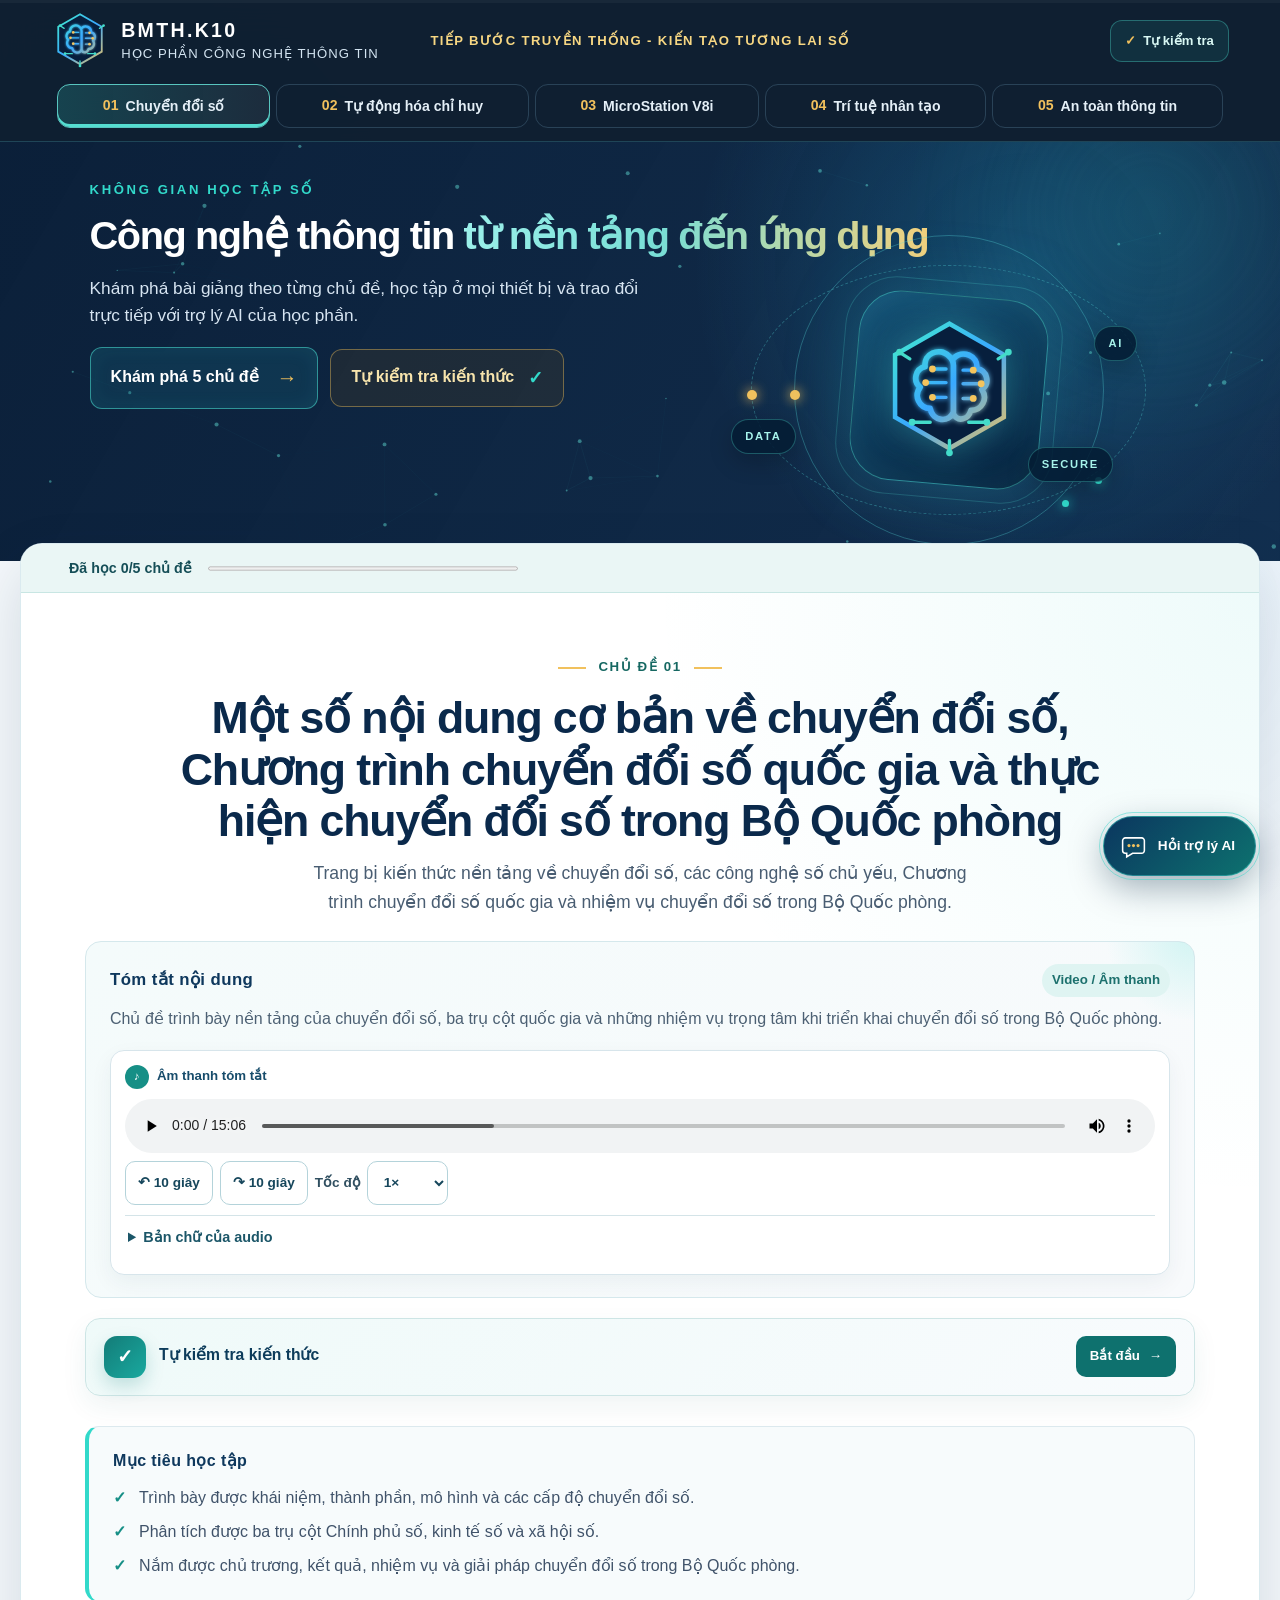
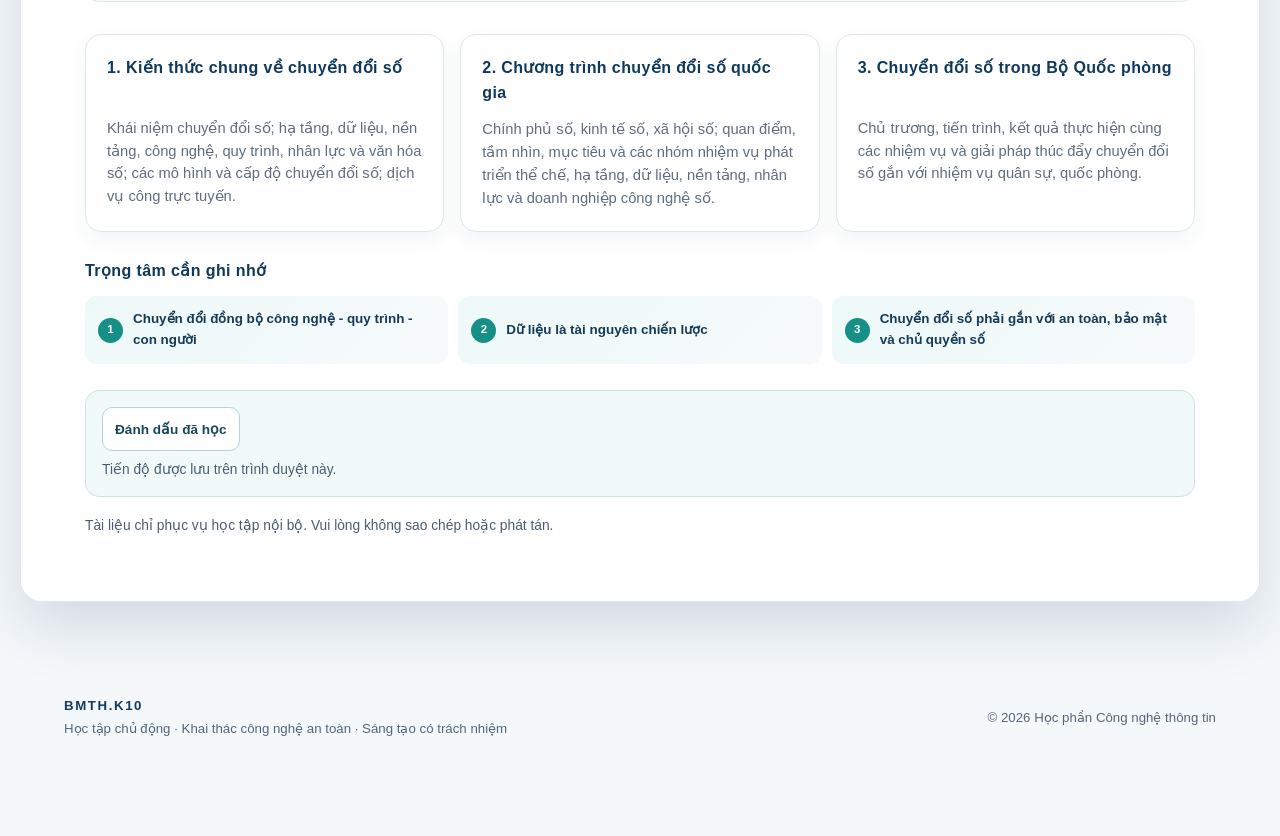
<file: index.html>
<!doctype html>
<html lang="vi">
<head>
  <meta charset="utf-8">
  <meta name="viewport" content="width=device-width, initial-scale=1, viewport-fit=cover">
  <meta name="description" content="Không gian học tập số BMTH.K10 dành cho học phần Công nghệ thông tin.">
  <meta name="theme-color" content="#061b35">
  <meta property="og:type" content="website">
  <meta property="og:locale" content="vi_VN">
  <meta property="og:site_name" content="BMTH.K10">
  <meta property="og:title" content="BMTH.K10 · Học phần Công nghệ thông tin">
  <meta property="og:description" content="Khám phá 5 chủ đề Công nghệ thông tin, nghe bài ôn tập và tự kiểm tra kiến thức.">
  <meta property="og:url" content="https://ccongpho-dotcom.github.io/BMTH.K10/">
  <meta property="og:image" content="https://ccongpho-dotcom.github.io/BMTH.K10/assets/bmth-share.png">
  <meta property="og:image:type" content="image/png">
  <meta property="og:image:width" content="1200">
  <meta property="og:image:height" content="630">
  <meta property="og:image:alt" content="Biểu trưng BMTH.K10 trên nền xanh, với dòng chữ Học phần Công nghệ thông tin">
  <title>BMTH.K10</title>
  <link rel="icon" type="image/svg+xml" href="assets/ai-digital-logo.svg">
  <link rel="stylesheet" href="assets/styles.css?v=20261113-mobile1">
</head>
<body>
  <div class="reading-progress" aria-hidden="true"><span id="reading-progress-bar"></span></div>
  <header class="site-header">
    <a class="brand" href="#top" aria-label="Trang chủ BMTH.K10">
      <img src="assets/ai-digital-logo.svg" alt="Logo trí tuệ nhân tạo và chuyển đổi số" width="62" height="62">
      <span class="brand-copy">
        <strong>BMTH.K10</strong>
        <small>HỌC PHẦN CÔNG NGHỆ THÔNG TIN</small>
      </span>
    </a>
    <p class="slogan">TIẾP BƯỚC TRUYỀN THỐNG - KIẾN TẠO TƯƠNG LAI SỐ</p>
    <div class="header-tools">
      <a class="quiz-shortcut" href="quiz.html" aria-label="Mở chức năng tự kiểm tra kiến thức">
        <span aria-hidden="true">✓</span> Tự kiểm tra
      </a>
      <button id="view-mode-toggle" class="view-mode-toggle" type="button" aria-pressed="false" aria-label="Xem bố cục toàn cảnh">
        <svg viewBox="0 0 24 24" aria-hidden="true">
          <path d="M8 3H3v5M16 3h5v5M8 21H3v-5M16 21h5v-5M3 8l5-5M21 8l-5-5M3 16l5 5M21 16l-5 5"/>
        </svg>
        <span>Toàn cảnh</span>
      </button>
      <button id="mobile-topic-toggle" class="mobile-topic-toggle" type="button" aria-label="Mở danh mục chủ đề" aria-expanded="false" aria-controls="topic-nav" hidden>
        <svg viewBox="0 0 24 24" aria-hidden="true"><path d="M3 6h18M3 12h18M3 18h18"/></svg>
      </button>
    </div>
    <div class="topic-menu">
      <div class="topic-menu-rail">
        <div id="topic-nav" class="topic-nav" role="tablist" aria-label="5 chủ đề học phần"></div>
      </div>
      <button class="topic-scroll topic-scroll-prev" type="button" aria-label="Cuộn về các chủ đề trước" aria-controls="topic-nav" hidden>‹</button>
      <button class="topic-scroll topic-scroll-next" type="button" aria-label="Cuộn tới các chủ đề tiếp theo" aria-controls="topic-nav" hidden>›</button>
    </div>
  </header>

  <main id="top">
    <section class="hero" aria-labelledby="hero-title">
      <canvas id="network-canvas" class="network-canvas" aria-hidden="true"></canvas>
      <div class="hero-heading">
        <p class="eyebrow">KHÔNG GIAN HỌC TẬP SỐ</p>
        <h1 id="hero-title"><span class="title-main">Công nghệ thông tin</span> <span class="title-accent">từ nền tảng đến ứng dụng</span></h1>
      </div>
      <div class="hero-copy">
        <p class="hero-lead">Khám phá bài giảng theo từng chủ đề, học tập ở mọi thiết bị và trao đổi trực tiếp với trợ lý AI của học phần.</p>
        <div class="hero-actions">
          <a class="primary-button" href="#chu-de">Khám phá 5 chủ đề <span aria-hidden="true">→</span></a>
          <a class="secondary-button" href="quiz.html">Tự kiểm tra kiến thức <span aria-hidden="true">✓</span></a>
        </div>
      </div>
      <div class="hero-visual" aria-hidden="true">
        <div class="orbit orbit-one"></div>
        <div class="orbit orbit-two"></div>
        <div class="digital-core">
          <img src="assets/ai-digital-logo.svg" alt="">
        </div>
        <div class="data-pill pill-one">AI</div>
        <div class="data-pill pill-two">DATA</div>
        <div class="data-pill pill-three">SECURE</div>
      </div>
    </section>

    <section class="course-shell" id="chu-de" aria-label="Nội dung học phần">
      <div class="learning-progress">
        <span class="learning-progress-label" id="learning-progress-label" role="status">Đã học 0/5 chủ đề</span>
        <progress id="learning-progress" aria-label="Tiến độ học" max="5" value="0"></progress>
      </div>
      <article id="lesson-panel" class="lesson-panel protected-content" role="tabpanel" tabindex="0"></article>
    </section>
  </main>

  <footer class="site-footer">
    <div>
      <strong>BMTH.K10</strong>
      <span>Học tập chủ động · Khai thác công nghệ an toàn · Sáng tạo có trách nhiệm</span>
    </div>
    <p>© <span id="current-year"></span> Học phần Công nghệ thông tin</p>
  </footer>

  <button id="chat-launcher" class="chat-launcher" type="button" aria-label="Mở trợ lý AI" aria-expanded="false">
    <span class="chat-pulse"></span>
    <svg viewBox="0 0 32 32" aria-hidden="true">
      <path d="M7 6.5h18a3 3 0 0 1 3 3v11a3 3 0 0 1-3 3H15l-6.5 4v-4H7a3 3 0 0 1-3-3v-11a3 3 0 0 1 3-3Z"/>
      <circle cx="11" cy="15" r="1.7"/><circle cx="16" cy="15" r="1.7"/><circle cx="21" cy="15" r="1.7"/>
    </svg>
    <span class="chat-label">Hỏi trợ lý AI</span>
  </button>

  <section id="chat-panel" class="chat-panel" aria-label="Trợ lý AI BMTH.K10" aria-hidden="true" inert>
    <header class="chat-header">
      <div class="chat-avatar"><img src="assets/ai-digital-logo.svg" alt=""></div>
      <div>
        <strong>Trợ lý AI BMTH.K10</strong>
        <span id="chat-status" class="chat-status" data-state="ready" aria-live="polite">Sẵn sàng hỗ trợ học tập</span>
      </div>
      <div class="chat-header-actions">
        <button id="chat-reset" type="button" aria-label="Bắt đầu cuộc trò chuyện mới" title="Cuộc trò chuyện mới"><span aria-hidden="true">↻</span></button>
        <button id="chat-close" type="button" aria-label="Đóng trợ lý AI" title="Đóng"><span aria-hidden="true">×</span></button>
      </div>
    </header>
    <div id="chat-messages" class="chat-messages" aria-live="polite">
      <div class="message assistant">
        <div class="message-bubble">Xin chào! Đồng chí cần làm rõ nội dung nào?</div>
      </div>
    </div>
    <div class="quick-prompts" aria-label="Câu hỏi gợi ý">
      <button type="button" data-prompt="Tóm tắt Chương 1">Tóm tắt Chương 1</button>
      <button type="button" data-prompt="Trí tuệ nhân tạo là gì?">Trí tuệ nhân tạo</button>
      <button type="button" data-prompt="Phân tích các biện pháp bảo đảm an toàn thông tin">An toàn thông tin</button>
      <button type="button" data-prompt="Trình bày nội dung chuyển đổi số trong Bộ Quốc phòng">Chuyển đổi số trong BQP</button>
    </div>
    <form id="chat-form" class="chat-form">
      <label class="sr-only" for="chat-input">Nhập câu hỏi</label>
      <textarea id="chat-input" rows="1" maxlength="2000" placeholder="Nhập câu hỏi về học phần…" required></textarea>
      <button type="submit" aria-label="Gửi câu hỏi">
        <svg viewBox="0 0 24 24" aria-hidden="true"><path d="m4 4 17 8-17 8 3-8-3-8Zm3.5 7h7.2L7.1 7.4 7.5 11Zm-.4 5.6 7.6-3.6H7.5l-.4 3.6Z"/></svg>
      </button>
    </form>
    <p class="chat-disclaimer">AI có thể mắc lỗi. Hãy đối chiếu với bài giảng chính thức.</p>
  </section>

  <div id="toast" class="toast" role="status" aria-live="polite"></div>

  <script src="config.js?v=20261103-1"></script>
  <script src="data/topics.js?v=20261015-2"></script>
  <script src="data/media.js?v=20261016-1"></script>
  <script src="data/faq.js?v=20261110-1"></script>
  <script src="assets/app.js?v=20261113-mobile1"></script>
  <script src="assets/motion.js?v=20261017-1"></script>
</body>
</html>
</file>
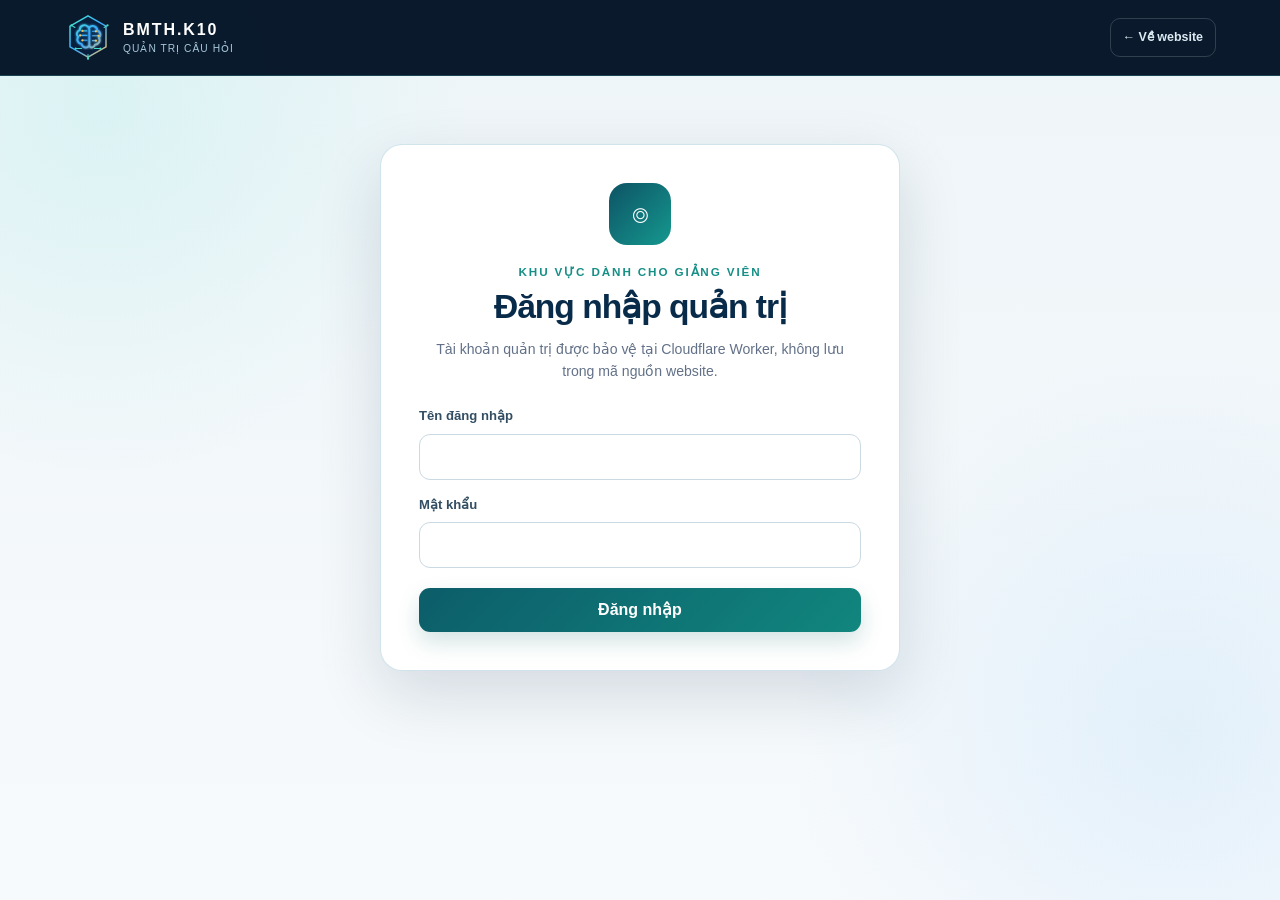
<file: admin.html>
<!doctype html>
<html lang="vi">
<head>
  <meta charset="utf-8">
  <meta name="viewport" content="width=device-width, initial-scale=1, viewport-fit=cover">
  <meta name="theme-color" content="#061b35">
  <meta name="robots" content="noindex, nofollow">
  <title>Quản trị câu hỏi | BMTH.K10</title>
  <link rel="icon" type="image/svg+xml" href="assets/ai-digital-logo.svg">
  <link rel="stylesheet" href="assets/quiz.css?v=20261103-2">
</head>
<body class="admin-page">
  <header class="quiz-topbar">
    <a class="quiz-brand" href="index.html">
      <img src="assets/ai-digital-logo.svg" alt="" width="48" height="48">
      <span><strong>BMTH.K10</strong><small>QUẢN TRỊ CÂU HỎI</small></span>
    </a>
    <a class="back-link" href="index.html">← Về website</a>
  </header>

  <main class="admin-main">
    <div id="admin-alert" class="quiz-alert" role="status" aria-live="polite" hidden></div>

    <section id="admin-login" class="quiz-card login-card" aria-labelledby="login-title">
      <div class="login-icon" aria-hidden="true">⌾</div>
      <p class="quiz-eyebrow">KHU VỰC DÀNH CHO GIẢNG VIÊN</p>
      <h1 id="login-title">Đăng nhập quản trị</h1>
      <p>Tài khoản quản trị được bảo vệ tại Cloudflare Worker, không lưu trong mã nguồn website.</p>
      <form id="login-form" class="login-form">
        <label><span>Tên đăng nhập</span><input id="admin-username" autocomplete="username" required></label>
        <label><span>Mật khẩu</span><input id="admin-password" type="password" autocomplete="current-password" required></label>
        <button class="quiz-primary" type="submit">Đăng nhập</button>
      </form>
    </section>

    <section id="admin-dashboard" hidden>
      <div class="admin-heading">
        <div><p class="quiz-eyebrow">NGÂN HÀNG CÂU HỎI</p><h1>Quản trị câu hỏi trắc nghiệm</h1></div>
        <button id="admin-logout" class="quiz-secondary" type="button">Đăng xuất</button>
      </div>

      <div id="admin-stats" class="admin-stats" aria-label="Thống kê ngân hàng câu hỏi"></div>

      <section class="quiz-card admin-toolbar">
        <div class="toolbar-actions">
          <button id="add-question" class="quiz-primary" type="button">＋ Thêm câu hỏi</button>
          <select id="import-topic" aria-label="Chủ đề dành cho file TXT">
            <option value="">Chọn chủ đề cho file TXT</option>
          </select>
          <label class="file-button" for="question-file">↑ Nạp file TXT/CSV</label>
          <input id="question-file" type="file" accept=".txt,.csv,text/plain,text/csv" hidden>
          <a class="quiz-secondary" href="samples/cau-hoi-mau.txt" download>Tải form TXT</a>
          <a class="quiz-secondary" href="samples/cau-hoi-mau.csv" download>Tải form CSV</a>
        </div>
        <div class="toolbar-filters">
          <select id="admin-topic-filter" aria-label="Lọc theo chủ đề"><option value="all">Tất cả chủ đề</option></select>
          <input id="admin-search" type="search" placeholder="Tìm nội dung câu hỏi…" aria-label="Tìm câu hỏi">
          <button id="refresh-questions" class="icon-button" type="button" aria-label="Làm mới">↻</button>
        </div>
      </section>

      <section class="quiz-card question-table-card" aria-labelledby="question-list-title">
        <div class="table-heading"><h2 id="question-list-title">Danh sách câu hỏi</h2><span id="question-total">0 câu</span></div>
        <div class="table-scroll">
          <table class="question-table">
            <thead><tr><th>STT</th><th>Chủ đề</th><th>Câu hỏi</th><th>Đáp án</th><th>Trạng thái</th><th>Thao tác</th></tr></thead>
            <tbody id="question-table-body"></tbody>
          </table>
        </div>
        <div id="question-empty" class="empty-state" hidden>Chưa có câu hỏi phù hợp.</div>
      </section>
    </section>
  </main>

  <dialog id="question-dialog" class="question-dialog">
    <form id="question-form" method="dialog">
      <div class="dialog-head"><div><p class="quiz-eyebrow">BIỂU MẪU CÂU HỎI</p><h2 id="question-dialog-title">Thêm câu hỏi</h2></div><button id="close-question-dialog" type="button" aria-label="Đóng">×</button></div>
      <input id="question-id" type="hidden">
      <div class="form-grid">
        <label><span>Chủ đề *</span><select id="question-topic" required></select></label>
        <label><span>Mức độ</span><select id="question-difficulty"><option value="co-ban">Cơ bản</option><option value="thong-hieu">Thông hiểu</option><option value="van-dung">Vận dụng</option></select></label>
        <label class="full-field"><span>Nội dung câu hỏi *</span><textarea id="question-text" rows="3" maxlength="1200" required></textarea></label>
        <label><span>Đáp án A *</span><input id="option-a" maxlength="600" required></label>
        <label><span>Đáp án B *</span><input id="option-b" maxlength="600" required></label>
        <label><span>Đáp án C *</span><input id="option-c" maxlength="600" required></label>
        <label><span>Đáp án D *</span><input id="option-d" maxlength="600" required></label>
        <label><span>Đáp án đúng *</span><select id="correct-option" required><option value="A">A</option><option value="B">B</option><option value="C">C</option><option value="D">D</option></select></label>
        <label class="check-label"><input id="question-active" type="checkbox" checked><span>Đang sử dụng</span></label>
        <label class="full-field"><span>Giải thích đáp án</span><textarea id="question-explanation" rows="3" maxlength="1600"></textarea></label>
      </div>
      <div id="question-form-alert" class="quiz-alert form-alert" role="alert" hidden></div>
      <div class="dialog-actions"><button id="cancel-question" class="quiz-secondary" type="button">Hủy</button><button class="quiz-primary" type="submit">Lưu câu hỏi</button></div>
    </form>
  </dialog>

  <script src="config.js?v=20261103-1"></script>
  <script src="data/topics.js?v=20261015-2"></script>
  <script src="assets/admin.js?v=20261103-2"></script>
</body>
</html>
</file>
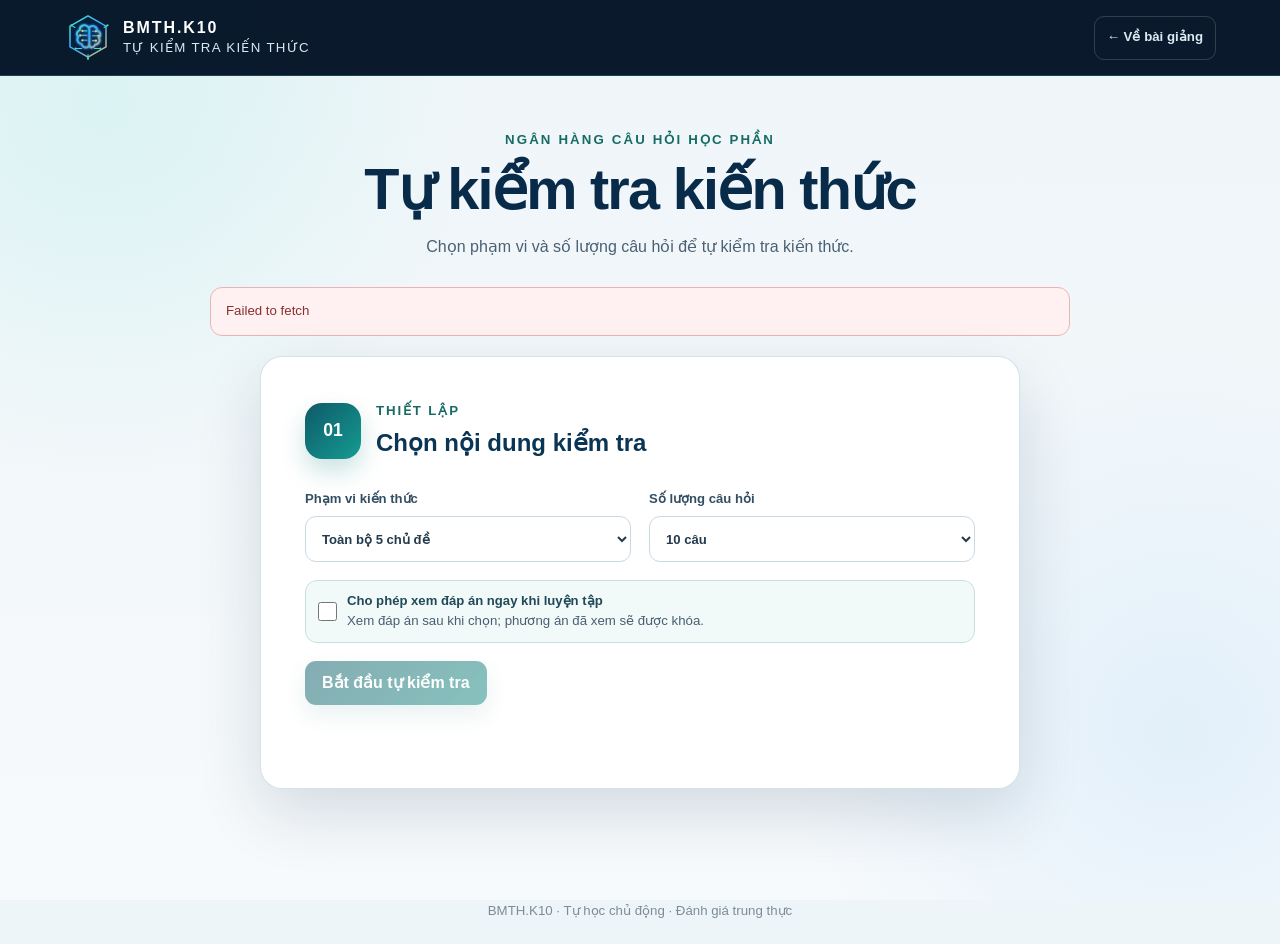
<file: quiz.html>
<!doctype html>
<html lang="vi">
<head>
  <meta charset="utf-8">
  <meta name="viewport" content="width=device-width, initial-scale=1, viewport-fit=cover">
  <meta name="description" content="Tự kiểm tra kiến thức học phần Công nghệ thông tin BMTH.K10.">
  <meta name="theme-color" content="#061b35">
  <meta property="og:type" content="website">
  <meta property="og:locale" content="vi_VN">
  <meta property="og:site_name" content="BMTH.K10">
  <meta property="og:title" content="Tự kiểm tra kiến thức · BMTH.K10">
  <meta property="og:description" content="Ôn tập và tự kiểm tra kiến thức theo 5 chủ đề Công nghệ thông tin.">
  <meta property="og:url" content="https://ccongpho-dotcom.github.io/BMTH.K10/quiz.html">
  <meta property="og:image" content="https://ccongpho-dotcom.github.io/BMTH.K10/assets/bmth-share.png">
  <meta property="og:image:alt" content="Biểu trưng BMTH.K10 trên nền xanh, với dòng chữ Học phần Công nghệ thông tin">
  <title>Tự kiểm tra kiến thức | BMTH.K10</title>
  <link rel="icon" type="image/svg+xml" href="assets/ai-digital-logo.svg">
  <link rel="stylesheet" href="assets/quiz.css?v=20261113-ui1">
</head>
<body class="quiz-page">
  <header class="quiz-topbar">
    <a class="quiz-brand" href="index.html">
      <img src="assets/ai-digital-logo.svg" alt="" width="48" height="48">
      <span><strong>BMTH.K10</strong><small>TỰ KIỂM TRA KIẾN THỨC</small></span>
    </a>
    <a class="back-link" href="index.html">← Về bài giảng</a>
  </header>

  <main class="quiz-main">
    <section class="quiz-intro" aria-labelledby="quiz-title">
      <p class="quiz-eyebrow">NGÂN HÀNG CÂU HỎI HỌC PHẦN</p>
      <h1 id="quiz-title">Tự kiểm tra kiến thức</h1>
      <p>Chọn phạm vi và số lượng câu hỏi để tự kiểm tra kiến thức.</p>
    </section>

    <div id="quiz-alert" class="quiz-alert" role="status" aria-live="polite" hidden></div>

    <section id="quiz-setup" class="quiz-card setup-card" aria-labelledby="setup-title">
      <div class="card-heading">
        <span class="card-step">01</span>
        <div><p>THIẾT LẬP</p><h2 id="setup-title">Chọn nội dung kiểm tra</h2></div>
      </div>
      <div id="quiz-draft" class="quiz-draft" hidden>
        <p id="quiz-draft-label"></p>
        <button id="resume-quiz" type="button" class="quiz-secondary">Làm tiếp bài đang dở</button>
      </div>
      <form id="quiz-setup-form" class="setup-form">
        <label>
          <span>Phạm vi kiến thức</span>
          <select id="quiz-topic" required>
            <option value="all">Toàn bộ 5 chủ đề</option>
          </select>
        </label>
        <label>
          <span>Số lượng câu hỏi</span>
          <select id="quiz-count" required>
            <option value="5">5 câu</option>
            <option value="10" selected>10 câu</option>
            <option value="15">15 câu</option>
            <option value="20">20 câu</option>
          </select>
        </label>
        <label class="quiz-practice">
          <input id="quiz-practice" type="checkbox" aria-describedby="quiz-practice-note">
          <span>Cho phép xem đáp án ngay khi luyện tập
            <small id="quiz-practice-note">Xem đáp án sau khi chọn; phương án đã xem sẽ được khóa.</small>
          </span>
        </label>
        <button id="start-quiz" class="quiz-primary" type="submit">Bắt đầu tự kiểm tra</button>
      </form>
      <p id="question-availability" class="availability" aria-live="polite"></p>
    </section>

    <section id="quiz-session" class="quiz-card session-card" aria-labelledby="question-title" hidden>
      <div class="session-head">
        <div>
          <span id="session-scope" class="session-scope">Toàn bộ học phần</span>
          <strong id="session-progress-text">Câu 1/10</strong>
        </div>
        <button id="exit-quiz" class="text-button" type="button">Lưu và thoát</button>
      </div>
      <div class="progress-track" aria-hidden="true"><span id="session-progress-bar"></span></div>
      <div class="question-wrap">
        <div id="question-number" class="question-number">CÂU 01</div>
        <h2 id="question-title" tabindex="-1"></h2>
        <div id="answer-options" class="answer-options" role="radiogroup" aria-label="Các phương án trả lời"></div>
        <button id="reveal-answer" class="quiz-secondary reveal-answer" type="button" aria-controls="instant-feedback" aria-expanded="false" hidden>Xem đáp án ngay</button>
        <div id="instant-feedback" class="instant-feedback" aria-live="polite" hidden></div>
      </div>
      <div class="session-actions">
        <button id="previous-question" class="quiz-secondary" type="button">← Câu trước</button>
        <div id="question-dots" class="question-dots" aria-label="Danh sách câu hỏi"></div>
        <button id="next-question" class="quiz-primary" type="button">Câu tiếp theo →</button>
        <button id="submit-quiz" class="quiz-submit" type="button" hidden>Nộp bài</button>
      </div>
    </section>

    <section id="quiz-result" class="quiz-card result-card" aria-labelledby="result-title" hidden>
      <div class="result-summary">
        <div id="score-ring" class="score-ring"><strong id="result-percent">0%</strong><span>Tỷ lệ trả lời đúng</span></div>
        <div>
          <p class="quiz-eyebrow">KẾT QUẢ TỰ KIỂM TRA</p>
          <h2 id="result-title" tabindex="-1">Kết quả bài làm</h2>
          <p id="result-message"></p>
          <div class="result-stats">
            <span>Đúng: <strong id="result-correct">0</strong> câu</span>
            <span>Sai: <strong id="result-incorrect">0</strong> câu</span>
          </div>
        </div>
      </div>
      <div class="result-actions">
        <button id="toggle-review" class="quiz-secondary" type="button" aria-controls="result-review" aria-expanded="false">Xem đáp án và giải thích</button>
        <button id="retry-quiz" class="quiz-primary" type="button">Làm bộ câu hỏi khác</button>
        <a class="quiz-secondary" href="index.html">Về bài giảng</a>
      </div>
      <div id="result-review" class="result-review" hidden></div>
    </section>
  </main>

  <footer class="quiz-footer">BMTH.K10 · Tự học chủ động · Đánh giá trung thực</footer>
  <script src="config.js?v=20261103-1"></script>
  <script src="data/topics.js?v=20261015-2"></script>
  <script src="assets/quiz.js?v=20261113-ui1"></script>
</body>
</html>
</file>
<file: assets/styles.css>
:root {
  --navy-950: #031326;
  --navy-900: #061b35;
  --navy-800: #0a294c;
  --navy-700: #103a65;
  --cyan: #32d9ca;
  --blue: #3a9ff4;
  --gold: #f1c15d;
  --ink: #152339;
  --muted: #627188;
  --line: #dce6ef;
  --surface: #f4f8fb;
  --white: #fff;
  --shadow: 0 24px 60px rgba(8, 35, 66, .14);
  --radius: 22px;
  --font-sans: "Segoe UI Variable Text", "Segoe UI", Roboto, Arial, sans-serif;
  --font-display: "Segoe UI Variable Display", "Segoe UI", Roboto, Arial, sans-serif;
}

* { box-sizing: border-box; }
html { scroll-behavior: smooth; }
body {
  margin: 0;
  min-width: 320px;
  isolation: isolate;
  color: var(--ink);
  background: var(--surface);
  font-family: var(--font-sans);
  line-height: 1.55;
}
body::before {
  content: "";
  position: fixed;
  inset: 0;
  z-index: 0;
  pointer-events: none;
  background:
    radial-gradient(circle at 12% 24%, rgba(50, 217, 202, .09), transparent 26%),
    radial-gradient(circle at 88% 68%, rgba(58, 159, 244, .08), transparent 28%);
  animation: pageGlow 14s ease-in-out infinite alternate;
}
main, .site-footer { position: relative; z-index: 1; }
button, textarea { font: inherit; }
button, a { -webkit-tap-highlight-color: transparent; }
a { color: inherit; }
.sr-only { position: absolute; width: 1px; height: 1px; padding: 0; margin: -1px; overflow: hidden; clip: rect(0, 0, 0, 0); white-space: nowrap; border: 0; }
.reading-progress { position: fixed; z-index: 180; top: 0; left: 0; width: 100%; height: 3px; pointer-events: none; background: rgba(255,255,255,.04); }
.reading-progress span { display: block; width: 100%; height: 100%; transform: scaleX(0); transform-origin: left; background: linear-gradient(90deg, var(--cyan), var(--blue), var(--gold)); box-shadow: 0 0 12px rgba(50, 217, 202, .65); will-change: transform; }

.site-header {
  position: sticky;
  top: 0;
  z-index: 50;
  min-height: 86px;
  padding: 12px clamp(18px, 4vw, 68px);
  display: grid;
  grid-template-columns: minmax(250px, 1fr) auto minmax(52px, 1fr);
  align-items: center;
  gap: 24px;
  color: var(--white);
  background: rgba(3, 19, 38, .95);
  border-bottom: 1px solid rgba(88, 205, 221, .22);
  backdrop-filter: blur(18px);
  transition: min-height .25s ease, background .25s ease, box-shadow .25s ease, border-color .25s ease;
}
.site-header.is-scrolled { background: rgba(3, 19, 38, .985); border-color: rgba(88, 205, 221, .35); box-shadow: 0 10px 34px rgba(0, 14, 29, .28); }
.brand { display: inline-flex; align-items: center; gap: 12px; text-decoration: none; width: fit-content; }
.brand img { width: 58px; height: 58px; }
.brand-copy { display: grid; line-height: 1.12; }
.brand-copy strong { letter-spacing: .12em; font-size: 1.22rem; color: #fff; }
.brand-copy small { margin-top: 5px; letter-spacing: .08em; color: #a9c6dc; font-size: .7rem; }
.slogan { margin: 0; color: #f7d783; letter-spacing: .105em; text-align: center; font-size: clamp(.72rem, 1vw, .91rem); font-weight: 800; }
.header-tools { justify-self: end; display: flex; align-items: center; gap: 9px; }
.quiz-shortcut { display: inline-flex; align-items: center; gap: 7px; min-height: 42px; padding: 0 14px; border: 1px solid rgba(78, 224, 211, .34); border-radius: 12px; color: #d9f8f4; background: rgba(31, 159, 154, .13); text-decoration: none; font-size: .76rem; font-weight: 800; white-space: nowrap; transition: transform .2s ease, background .2s ease, border-color .2s ease; }
.quiz-shortcut:hover { transform: translateY(-2px); border-color: rgba(78, 224, 211, .62); background: rgba(31, 159, 154, .24); }
.quiz-shortcut span { color: var(--gold); }
.menu-button { display: none; justify-self: end; width: 44px; height: 44px; border: 1px solid rgba(255,255,255,.2); border-radius: 12px; background: transparent; }
.menu-button span { display: block; width: 21px; height: 2px; margin: 4px auto; background: #fff; }
.view-mode-toggle { display: none; align-items: center; justify-content: center; gap: 7px; min-height: 40px; padding: 0 11px; border: 1px solid rgba(255,255,255,.22); border-radius: 11px; color: #d9f5f2; background: rgba(255,255,255,.06); font-size: .72rem; font-weight: 800; cursor: pointer; }
.view-mode-toggle svg { width: 17px; fill: none; stroke: currentColor; stroke-width: 1.7; stroke-linecap: round; stroke-linejoin: round; }
.view-mode-toggle:hover { color: #fff; border-color: rgba(88, 225, 213, .52); background: rgba(47, 190, 181, .13); }

.hero {
  position: relative;
  min-height: 555px;
  padding: 82px clamp(24px, 7vw, 110px);
  display: grid;
  grid-template-columns: minmax(0, 1.08fr) minmax(340px, .92fr);
  grid-template-areas:
    "heading heading"
    "copy visual";
  align-items: center;
  column-gap: 50px;
  row-gap: 24px;
  color: #fff;
  overflow: hidden;
  background:
    radial-gradient(circle at 80% 30%, rgba(29, 169, 223, .23), transparent 31%),
    linear-gradient(120deg, rgba(6, 27, 53, .98), rgba(6, 36, 70, .95)),
    repeating-linear-gradient(0deg, transparent 0 39px, rgba(70, 209, 209, .08) 40px),
    repeating-linear-gradient(90deg, transparent 0 39px, rgba(70, 209, 209, .08) 40px);
}
.hero::before { content: ""; position: absolute; inset: 0; opacity: .36; background-image: linear-gradient(90deg, transparent 49.8%, rgba(72, 222, 213, .14) 50%, transparent 50.2%), linear-gradient(transparent 49.8%, rgba(72, 222, 213, .1) 50%, transparent 50.2%); background-size: 160px 160px; animation: gridDrift 20s linear infinite; }
.hero::after { content: ""; position: absolute; width: 520px; height: 520px; right: -130px; top: -190px; border-radius: 50%; opacity: .42; background: radial-gradient(circle, rgba(50, 217, 202, .26), transparent 68%); filter: blur(12px); animation: heroGlow 8s ease-in-out infinite alternate; pointer-events: none; }
.network-canvas { position: absolute; inset: 0; z-index: 0; width: 100%; height: 100%; opacity: .72; pointer-events: none; }
.hero-heading, .hero-copy, .hero-visual { position: relative; z-index: 2; }
.hero-heading { grid-area: heading; align-self: end; }
.hero-copy { grid-area: copy; align-self: start; }
.hero-visual { grid-area: visual; }
.eyebrow { margin: 0 0 14px; color: var(--cyan); font-size: .82rem; font-weight: 800; letter-spacing: .2em; }
.hero h1 { margin: 0; max-width: none; font-family: var(--font-display); font-size: clamp(2.05rem, 3.4vw, 4.4rem); font-weight: 800; line-height: 1.08; letter-spacing: -.035em; white-space: nowrap; }
.hero h1 .title-main { color: #fff; }
.hero h1 .title-accent { color: transparent; background: linear-gradient(90deg, #9bf0ea 0%, #78ded6 42%, #f5d17c 100%); background-clip: text; -webkit-background-clip: text; }
.hero-lead { max-width: 660px; margin: 0 0 32px; color: #bed0df; font-size: clamp(1rem, 1.35vw, 1.18rem); }
.hero-actions { display: flex; align-items: center; flex-wrap: wrap; gap: 12px; }
.primary-button { position: relative; overflow: hidden; display: inline-flex; align-items: center; gap: 18px; padding: 14px 20px; border: 1px solid rgba(76, 226, 212, .55); border-radius: 12px; color: #fff; background: rgba(23, 106, 131, .27); text-decoration: none; font-weight: 700; box-shadow: inset 0 0 20px rgba(60, 219, 207, .08); transition: transform .25s ease, background .25s ease, box-shadow .25s ease; }
.primary-button::before { content: ""; position: absolute; top: -80%; left: -30%; width: 22%; height: 260%; transform: rotate(24deg); background: linear-gradient(90deg, transparent, rgba(255,255,255,.32), transparent); animation: buttonShine 4.8s ease-in-out infinite; }
.primary-button:hover { transform: translateY(-3px); background: rgba(28, 143, 155, .42); box-shadow: 0 12px 30px rgba(19, 194, 185, .15), inset 0 0 20px rgba(60, 219, 207, .1); }
.primary-button span { color: var(--gold); font-size: 1.3rem; }
.secondary-button { display: inline-flex; align-items: center; gap: 14px; padding: 14px 20px; border: 1px solid rgba(241, 193, 93, .42); border-radius: 12px; color: #f7e4ac; background: rgba(113, 77, 17, .16); text-decoration: none; font-weight: 750; transition: transform .25s ease, background .25s ease, border-color .25s ease; }
.secondary-button:hover { transform: translateY(-3px); border-color: rgba(241, 193, 93, .72); background: rgba(143, 99, 25, .28); }
.secondary-button span { color: var(--cyan); font-size: 1.15rem; }

.hero-visual { --parallax-x: 0px; --parallax-y: 0px; min-height: 350px; display: grid; place-items: center; transform: translate3d(var(--parallax-x), var(--parallax-y), 0); transition: transform .35s ease-out; will-change: transform; }
.digital-core { position: relative; width: 190px; height: 190px; display: grid; place-items: center; border-radius: 42px; background: linear-gradient(145deg, rgba(21, 87, 125, .8), rgba(5, 28, 55, .88)); border: 1px solid rgba(83, 235, 218, .42); box-shadow: 0 0 70px rgba(49, 192, 209, .25), inset 0 0 40px rgba(70, 212, 214, .12); transform: rotate(5deg); animation: coreFloat 5.2s ease-in-out infinite, corePulse 3.6s ease-in-out infinite alternate; }
.digital-core::before { content: ""; position: absolute; inset: -15px; border: 1px solid rgba(85, 232, 221, .2); border-radius: 52px; animation: coreRing 3.6s ease-out infinite; }
.digital-core::after { content: ""; position: absolute; left: 20px; right: 20px; top: 25%; height: 1px; opacity: 0; background: linear-gradient(90deg, transparent, rgba(108, 241, 229, .9), transparent); box-shadow: 0 0 12px rgba(82, 232, 221, .8); animation: coreScan 3.8s ease-in-out infinite; }
.digital-core img { position: relative; z-index: 1; width: 145px; filter: drop-shadow(0 0 18px rgba(72, 219, 211, .35)); transform: rotate(-5deg); animation: logoBreathe 3.2s ease-in-out infinite; }
.orbit { position: absolute; border: 1px solid rgba(90, 221, 219, .32); border-radius: 50%; }
.orbit::before, .orbit::after { content: ""; position: absolute; width: 10px; height: 10px; border-radius: 50%; background: var(--gold); box-shadow: 0 0 12px var(--gold); animation: nodePulse 1.8s ease-in-out infinite alternate; }
.orbit::after { top: 50%; left: -5px; }
.orbit::before { right: 11%; bottom: 12%; width: 7px; height: 7px; background: var(--cyan); box-shadow: 0 0 12px var(--cyan); animation-delay: -.9s; }
.orbit-one { width: 310px; height: 310px; animation: spin 16s linear infinite; }
.orbit-two { width: 395px; height: 250px; border-style: dashed; animation: spin-reverse 22s linear infinite; }
.data-pill { position: absolute; padding: 8px 13px; border: 1px solid rgba(83, 229, 216, .3); border-radius: 999px; color: #a7f3eb; background: rgba(4, 28, 52, .86); font-size: .7rem; letter-spacing: .16em; font-weight: 800; box-shadow: 0 8px 24px rgba(0,0,0,.2); animation: pillFloat 4.6s ease-in-out infinite; }
.pill-one { top: 22%; right: 11%; animation-name: pillDriftOne; }
.pill-two { bottom: 22%; left: 5%; animation-name: pillDriftTwo; animation-delay: -1.6s; }
.pill-three { bottom: 10%; right: 16%; animation-name: pillDriftThree; animation-delay: -3.1s; }
@keyframes spin { to { transform: rotate(360deg); } }
@keyframes spin-reverse { to { transform: rotate(-360deg); } }
@keyframes coreFloat { 0%, 100% { transform: translateY(0) rotate(5deg); } 50% { transform: translateY(-12px) rotate(2deg); } }
@keyframes corePulse { to { box-shadow: 0 0 95px rgba(49, 192, 209, .42), inset 0 0 48px rgba(70, 212, 214, .2); border-color: rgba(106, 240, 227, .68); } }
@keyframes coreRing { 0% { opacity: 0; transform: scale(.92); } 35% { opacity: .7; } 100% { opacity: 0; transform: scale(1.17); } }
@keyframes coreScan { 0%, 15% { top: 22%; opacity: 0; } 28% { opacity: .8; } 72% { opacity: .7; } 88%, 100% { top: 78%; opacity: 0; } }
@keyframes logoBreathe { 0%, 100% { transform: rotate(-5deg) scale(1); filter: drop-shadow(0 0 16px rgba(72, 219, 211, .32)); } 50% { transform: rotate(-2deg) scale(1.045); filter: drop-shadow(0 0 28px rgba(89, 225, 226, .62)); } }
@keyframes nodePulse { to { transform: scale(1.35); opacity: .62; } }
@keyframes pageGlow { to { transform: scale(1.06) translate3d(1.5%, -1%, 0); } }
@keyframes gridDrift { to { background-position: 160px 80px; } }
@keyframes heroGlow { to { transform: translate3d(-110px, 80px, 0) scale(1.16); opacity: .66; } }
@keyframes pillDriftOne { 0%, 100% { transform: translate3d(0, 0, 0); } 50% { transform: translate3d(8px, -10px, 0); } }
@keyframes pillDriftTwo { 0%, 100% { transform: translate3d(0, 0, 0); } 50% { transform: translate3d(-8px, -8px, 0); } }
@keyframes pillDriftThree { 0%, 100% { transform: translate3d(0, 0, 0); } 50% { transform: translate3d(10px, 7px, 0); } }
@keyframes buttonShine { 0%, 68% { left: -30%; opacity: 0; } 76% { opacity: 1; } 94%, 100% { left: 120%; opacity: 0; } }

.course-shell { width: min(1440px, calc(100% - 40px)); margin: -34px auto 70px; position: relative; z-index: 3; display: grid; grid-template-columns: 345px minmax(0, 1fr); min-height: 690px; background: #fff; border: 1px solid rgba(166, 204, 218, .42); border-radius: var(--radius); box-shadow: var(--shadow); overflow: hidden; transition: box-shadow .35s ease, transform .35s ease; }
.course-shell:hover { box-shadow: 0 30px 78px rgba(8, 35, 66, .18); }
.topic-sidebar { position: relative; overflow: hidden; padding: 34px 24px 26px; color: #fff; background: linear-gradient(155deg, #0a3158, #061c36 70%); }
.topic-sidebar::before { content: ""; position: absolute; width: 280px; height: 280px; right: -170px; top: 22%; border-radius: 50%; background: radial-gradient(circle, rgba(50, 217, 202, .22), transparent 68%); animation: sidebarGlow 7s ease-in-out infinite alternate; pointer-events: none; }
.topic-sidebar > * { position: relative; z-index: 1; }
@keyframes sidebarGlow { to { transform: translate3d(-48px, 70px, 0) scale(1.2); } }
.sidebar-heading { display: flex; align-items: center; gap: 15px; padding: 0 8px 24px; border-bottom: 1px solid rgba(255,255,255,.14); }
.section-number { font-family: var(--font-display); font-size: 3.35rem; font-weight: 700; line-height: 1; color: var(--gold); }
.sidebar-heading p { margin: 0 0 3px; color: #77d9d4; font-size: .68rem; font-weight: 800; letter-spacing: .15em; }
.sidebar-heading h2 { margin: 0; font-size: 1.4rem; }
.topic-nav { display: grid; gap: 8px; margin-top: 20px; }
.topic-button { width: 100%; display: grid; grid-template-columns: 38px 1fr 20px; align-items: center; gap: 10px; padding: 15px 12px; color: #c5d7e5; background: transparent; border: 1px solid transparent; border-radius: 13px; text-align: left; cursor: pointer; transition: color .22s ease, background .22s ease, border-color .22s ease, transform .22s ease, box-shadow .22s ease; }
.topic-button:hover { color: #fff; background: rgba(255,255,255,.075); transform: translateX(4px); }
.topic-button.active { color: #fff; border-color: rgba(67, 219, 205, .38); background: linear-gradient(90deg, rgba(45, 180, 173, .24), rgba(255,255,255,.06)); box-shadow: inset 3px 0 0 var(--cyan), 0 8px 24px rgba(0,0,0,.1); }
.topic-button .topic-number { color: var(--gold); font-size: .8rem; font-weight: 800; }
.topic-button .topic-name { line-height: 1.28; font-size: .92rem; font-weight: 650; }
.topic-button .topic-arrow { color: #60cbc6; font-size: 1.2rem; transition: transform .22s ease, color .22s ease; }
.topic-button:hover .topic-arrow, .topic-button.active .topic-arrow { color: #fff; transform: translateX(3px); }
.sidebar-note { margin-top: 28px; padding: 15px; display: flex; gap: 10px; border-radius: 14px; color: #9fb9cb; background: rgba(0,0,0,.13); font-size: .76rem; }
.sidebar-note span { color: var(--gold); }
.sidebar-note p { margin: 0; }

.lesson-panel { padding: clamp(30px, 5vw, 66px); min-width: 0; background: radial-gradient(circle at 100% 0, rgba(42, 204, 196, .08), transparent 30%), #fff; }
.lesson-kicker { display: flex; align-items: center; justify-content: center; gap: 12px; color: #2e8f8a; font-size: .78rem; font-weight: 800; letter-spacing: .12em; }
.lesson-kicker::before, .lesson-kicker::after { content: ""; width: 28px; height: 2px; background: var(--gold); }
.lesson-title, .lesson-description { text-align: center; text-wrap: balance; overflow-wrap: anywhere; }
.lesson-title {
  margin: 14px 0 12px;
  color: #0a294b;
  font-family: var(--font-display);
  font-size: clamp(1.85rem, .75rem + 2.55vw, 3.15rem);
  font-weight: 750;
  line-height: 1.16;
  letter-spacing: -.025em;
}
.lesson-description { margin: 0; color: var(--muted); font-size: clamp(1rem, .95rem + .3vw, 1.1rem); line-height: 1.65; }
.lesson-summary { position: relative; overflow: hidden; margin: 24px 0 30px; padding: 22px 24px; border: 1px solid #d5e8ec; border-radius: 16px; background: linear-gradient(135deg, #f4fbfb, #f8fafc); }
.lesson-summary::after { content: ""; position: absolute; width: 180px; height: 180px; right: -90px; top: -100px; border-radius: 50%; background: radial-gradient(circle, rgba(50, 217, 202, .2), transparent 70%); animation: summaryGlow 6s ease-in-out infinite alternate; pointer-events: none; }
.lesson-summary > * { position: relative; z-index: 1; }
@keyframes summaryGlow { to { transform: translate3d(-52px, 52px, 0) scale(1.2); } }
.summary-heading { display: flex; align-items: center; justify-content: space-between; gap: 14px; margin-bottom: 10px; }
.summary-heading h3 { margin: 0; color: #0e385d; font-size: 1.05rem; letter-spacing: .025em; }
.summary-badge { flex: 0 0 auto; padding: 6px 10px; border-radius: 999px; color: #1c706d; background: #dff4f2; font-size: .7rem; font-weight: 800; }
.lesson-summary > p { margin: 0; color: #4c6073; text-wrap: pretty; }
.summary-media-grid { margin-top: 18px; display: grid; grid-template-columns: repeat(auto-fit, minmax(280px, 1fr)); gap: 14px; }
.media-card { min-width: 0; padding: 14px; border: 1px solid #d7e5eb; border-radius: 14px; background: #fff; box-shadow: 0 8px 22px rgba(15, 52, 78, .055); }
.media-label { display: flex; align-items: center; gap: 8px; margin-bottom: 10px; color: #174c6b; font-size: .8rem; font-weight: 800; }
.media-label span { width: 24px; height: 24px; display: grid; place-items: center; border-radius: 50%; color: #fff; background: #168f86; font-size: .72rem; }
.media-card video { display: block; width: 100%; max-height: 440px; border-radius: 10px; background: #031326; }
.media-card audio { display: block; width: 100%; }
.media-empty { margin-top: 16px; padding: 13px 15px; display: flex; align-items: center; gap: 9px; border: 1px dashed #bfd8df; border-radius: 12px; color: #678090; background: rgba(255,255,255,.7); font-size: .8rem; }
.media-empty span { color: #168f86; font-size: 1.1rem; font-weight: 900; }
.topic-quiz-card { margin: -10px 0 30px; padding: 17px 18px; display: flex; align-items: center; justify-content: space-between; gap: 18px; border: 1px solid #cde5e5; border-radius: 15px; background: linear-gradient(135deg, #effaf9, #f8fbfd); box-shadow: 0 10px 26px rgba(22, 98, 103, .07); }
.topic-quiz-card > div { display: flex; align-items: center; gap: 13px; min-width: 0; }
.topic-quiz-icon { width: 42px; height: 42px; flex: 0 0 42px; display: grid; place-items: center; border-radius: 13px; color: #fff; background: linear-gradient(135deg, #137c78, #19a99f); font-size: 1.2rem; font-weight: 900; box-shadow: 0 8px 18px rgba(16, 132, 126, .22); }
.topic-quiz-card h3 { margin: 0 0 3px; color: #0d3c5b; font-size: .98rem; }
.topic-quiz-card > a { flex: 0 0 auto; display: inline-flex; align-items: center; gap: 9px; padding: 10px 14px; border-radius: 10px; color: #fff; background: #0e716e; text-decoration: none; font-size: .8rem; font-weight: 800; }
.topic-quiz-card > a:hover { background: #095d5b; }
.objectives { margin: 0 0 32px; padding: 22px 24px; border: 1px solid #dce9ee; border-left: 4px solid var(--cyan); border-radius: 14px; background: #f7fbfc; }
.objectives h3, .content-section h3, .key-points h3 { margin: 0 0 13px; color: #0e385d; font-size: 1rem; letter-spacing: .025em; }
.objectives ul { margin: 0; padding: 0; display: grid; gap: 9px; list-style: none; }
.objectives li { position: relative; padding-left: 26px; color: #40536a; }
.objectives li::before { content: "✓"; position: absolute; left: 0; color: #168f86; font-weight: 900; }
.content-grid { display: grid; grid-template-columns: repeat(3, 1fr); gap: 16px; }
.content-section { padding: 21px; border: 1px solid var(--line); border-radius: 16px; background: #fff; box-shadow: 0 8px 22px rgba(15, 52, 78, .055); transition: transform .25s ease, border-color .25s ease, box-shadow .25s ease; }
.content-section:hover { transform: translateY(-5px); border-color: #bcdcdf; box-shadow: 0 16px 34px rgba(15, 52, 78, .1); }
.content-section h3 { min-height: 48px; }
.content-section p { margin: 0; color: #5e6d80; font-size: .92rem; }
.key-points { margin-top: 27px; }
.key-list { display: grid; grid-template-columns: repeat(3, 1fr); gap: 10px; }
.key-item { display: flex; align-items: center; gap: 10px; padding: 13px; border-radius: 12px; color: #143b58; background: linear-gradient(135deg, #edf9f8, #f7fafc); font-size: .84rem; font-weight: 700; transition: transform .23s ease, box-shadow .23s ease; }
.key-item:hover { transform: translateY(-3px); box-shadow: 0 10px 24px rgba(25, 100, 111, .1); }
.key-item span { width: 25px; height: 25px; flex: 0 0 25px; display: grid; place-items: center; border-radius: 50%; color: #fff; background: #168f86; font-size: .72rem; }

.motion-ready .reveal-target { opacity: 0; transform: translateY(26px); transition: opacity .72s ease var(--reveal-delay, 0ms), transform .72s cubic-bezier(.2,.72,.2,1) var(--reveal-delay, 0ms); }
.motion-ready .reveal-target.is-visible { opacity: 1; transform: translateY(0); }
.lesson-panel.lesson-enter > * { animation: lessonEnter .55s cubic-bezier(.2,.72,.2,1) both; }
.lesson-panel.lesson-enter > :nth-child(2) { animation-delay: 45ms; }
.lesson-panel.lesson-enter > :nth-child(3) { animation-delay: 90ms; }
.lesson-panel.lesson-enter > :nth-child(4) { animation-delay: 135ms; }
.lesson-panel.lesson-enter > :nth-child(5) { animation-delay: 180ms; }
.lesson-panel.lesson-enter > :nth-child(6) { animation-delay: 225ms; }
.lesson-panel.lesson-enter > :nth-child(7) { animation-delay: 270ms; }
@keyframes lessonEnter { from { opacity: 0; transform: translateY(16px); } to { opacity: 1; transform: translateY(0); } }

.site-footer { padding: 24px clamp(22px, 5vw, 74px) 96px; display: flex; justify-content: space-between; align-items: center; gap: 20px; color: #8492a3; font-size: .8rem; }
.site-footer div { display: grid; gap: 3px; }
.site-footer strong { color: #123b5e; letter-spacing: .12em; }
.site-footer p { margin: 0; }

.chat-launcher { position: fixed; z-index: 90; right: 24px; bottom: 24px; height: 60px; padding: 0 20px 0 15px; display: flex; align-items: center; gap: 10px; border: 1px solid rgba(67, 220, 207, .45); border-radius: 999px; color: #fff; background: linear-gradient(135deg, #0b365f, #0d726f); box-shadow: 0 12px 35px rgba(3, 32, 61, .35); cursor: pointer; animation: chatFloat 4s ease-in-out infinite; transition: transform .22s ease, box-shadow .22s ease; }
.chat-launcher:hover { transform: translateY(-4px) scale(1.02); box-shadow: 0 18px 42px rgba(3, 32, 61, .42); animation-play-state: paused; }
.chat-launcher svg { width: 29px; fill: none; stroke: #fff; stroke-width: 1.7; }
.chat-launcher svg circle { fill: var(--gold); stroke: none; }
.chat-label { font-size: .85rem; font-weight: 800; }
.chat-pulse { position: absolute; inset: -5px; border: 1px solid rgba(57, 216, 202, .5); border-radius: inherit; animation: pulse 2.3s ease-out infinite; }
@keyframes pulse { 0% { opacity: .9; transform: scale(.95); } 75%,100% { opacity: 0; transform: scale(1.14); } }
@keyframes chatFloat { 0%, 100% { translate: 0 0; } 50% { translate: 0 -5px; } }

.chat-panel { position: fixed; z-index: 100; right: 24px; bottom: 96px; width: min(400px, calc(100vw - 32px)); height: min(620px, calc(100vh - 130px)); display: grid; grid-template-rows: auto 1fr auto auto auto; visibility: hidden; opacity: 0; transform: translateY(16px) scale(.97); transform-origin: bottom right; border: 1px solid rgba(42, 132, 144, .27); border-radius: 22px; overflow: hidden; background: #fff; box-shadow: 0 28px 75px rgba(3, 25, 48, .3); transition: .22s ease; }
.chat-panel.open { visibility: visible; opacity: 1; transform: translateY(0) scale(1); animation: chatOpen .35s cubic-bezier(.2,.9,.25,1.15); }
@keyframes chatOpen { from { opacity: 0; transform: translateY(18px) scale(.95); } }
.chat-header { min-height: 75px; padding: 13px 10px 13px 14px; display: grid; grid-template-columns: 46px 1fr auto; align-items: center; gap: 11px; color: #fff; background: linear-gradient(120deg, #071e39, #0b5270); }
.chat-avatar { width: 45px; height: 45px; display: grid; place-items: center; border-radius: 13px; background: rgba(255,255,255,.08); }
.chat-avatar img { width: 39px; }
.chat-header strong { display: block; font-size: .92rem; }
.chat-status { display: flex; align-items: center; gap: 6px; margin-top: 3px; color: #add6df; font-size: .69rem; }
.chat-status::before { content: ""; width: 7px; height: 7px; flex: 0 0 auto; border-radius: 50%; background: #5bf0a5; box-shadow: 0 0 8px #5bf0a5; }
.chat-status[data-state="busy"]::before { background: #ffd166; box-shadow: 0 0 8px #ffd166; animation: statusBlink .8s ease-in-out infinite alternate; }
.chat-status[data-state="error"]::before, .chat-status[data-state="offline"]::before { background: #ff7b7b; box-shadow: 0 0 8px #ff7b7b; }
.chat-header-actions { display: flex; align-items: center; }
.chat-header button { width: 34px; height: 36px; border: 0; border-radius: 9px; color: #c7dce8; background: transparent; font-size: 1.55rem; cursor: pointer; }
.chat-header button:hover { color: #fff; background: rgba(255,255,255,.09); }
.chat-header button:disabled { opacity: .42; cursor: wait; }
#chat-reset { font-size: 1.25rem; }
@keyframes statusBlink { to { opacity: .4; } }
.chat-messages { padding: 18px 14px; overflow-y: auto; background: linear-gradient(#f4f8fa, #fff); }
.message { display: flex; margin-bottom: 12px; }
.message.user { justify-content: flex-end; }
.message-bubble { max-width: 87%; padding: 11px 13px; border-radius: 15px 15px 15px 4px; color: #34495d; background: #eaf1f4; font-size: .86rem; white-space: pre-wrap; word-break: break-word; }
.message.user .message-bubble { color: #fff; background: #0d6e70; border-radius: 15px 15px 4px 15px; }
.message.typing .message-bubble::after { content: "●  ●  ●"; color: #229b97; letter-spacing: .1em; animation: fade 1s ease-in-out infinite alternate; }
.chat-quiz-actions { margin-top: 9px; white-space: normal; }
.chat-quiz-action { display: inline-flex; align-items: center; justify-content: center; box-sizing: border-box; min-height: 44px; max-width: 100%; padding: 8px 13px; border: 1px solid #085b5a; border-radius: 9px; color: #fff; background: #0b6664; font-size: max(13px, .84rem); font-weight: 700; line-height: 1.25; text-align: center; text-decoration: none; }
.chat-quiz-action:hover { color: #fff; background: #084f4e; text-decoration: underline; }
.chat-quiz-action:focus-visible { outline: 2px solid #17456d; outline-offset: 2px; }
@keyframes fade { to { opacity: .35; } }
.quick-prompts { padding: 8px 12px 5px; display: flex; gap: 7px; overflow-x: auto; border-top: 1px solid #edf1f4; }
.quick-prompts button { flex: 0 0 auto; padding: 6px 9px; border: 1px solid #cfe3e4; border-radius: 999px; color: #1e716e; background: #f7fbfb; font-size: .7rem; cursor: pointer; }
.chat-form { margin: 8px 12px 0; padding: 7px 7px 7px 12px; display: grid; grid-template-columns: 1fr 40px; align-items: end; gap: 6px; border: 1px solid #d9e3e8; border-radius: 15px; }
.chat-form textarea { max-height: 100px; resize: none; border: 0; outline: 0; color: #25394d; background: transparent; font-size: .85rem; }
.chat-form button { width: 38px; height: 38px; display: grid; place-items: center; border: 0; border-radius: 11px; background: #0c7270; cursor: pointer; }
.chat-form button:disabled { opacity: .5; cursor: wait; }
.chat-form svg { width: 22px; fill: #fff; }
.chat-disclaimer { margin: 6px 14px 10px; color: #97a4af; text-align: center; font-size: .63rem; }
.toast { position: fixed; z-index: 150; left: 50%; bottom: 28px; padding: 11px 16px; visibility: hidden; opacity: 0; transform: translate(-50%, 10px); border-radius: 10px; color: #fff; background: #23384b; box-shadow: 0 10px 25px rgba(0,0,0,.2); font-size: .8rem; transition: .2s ease; }
.toast.show { visibility: visible; opacity: 1; transform: translate(-50%, 0); }

.protected-content { -webkit-user-select: none; user-select: none; }
@media print { .protected-content { display: none !important; } body::after { content: "Tài liệu chỉ được cung cấp ở chế độ đọc trực tuyến."; display: block; padding: 50px; font-size: 20px; } }

@media (prefers-reduced-motion: reduce) {
  *, *::before, *::after { scroll-behavior: auto !important; animation-duration: .01ms !important; animation-iteration-count: 1 !important; transition-duration: .01ms !important; }
  .motion-ready .reveal-target { opacity: 1 !important; transform: none !important; }
  .hero-visual { transform: none !important; }
}

@media (max-width: 980px) {
  .site-header { grid-template-columns: 1fr auto; min-height: 76px; }
  .slogan { grid-column: 1 / -1; grid-row: 2; padding-top: 8px; border-top: 1px solid rgba(255,255,255,.09); }
  .brand img { width: 48px; height: 48px; }
  .quiz-shortcut { min-height: 40px; padding: 0 11px; }
  .menu-button { display: block; }
  .hero { grid-template-columns: 1fr; grid-template-areas: "heading" "copy"; padding-top: 60px; padding-bottom: 105px; row-gap: 28px; }
  .hero h1 { font-size: clamp(2.2rem, 7.4vw, 4rem); line-height: 1.08; white-space: normal; text-wrap: balance; }
  .hero-visual { display: none; }
  .network-canvas { display: none; }
  .course-shell { grid-template-columns: 1fr; margin-top: -55px; }
  .topic-sidebar { padding-bottom: 20px; }
  .topic-nav { grid-template-columns: repeat(5, minmax(180px, 1fr)); overflow-x: auto; padding-bottom: 7px; }
  .topic-button { min-height: 78px; }
  .sidebar-note { display: none; }
}
@media (max-width: 760px) {
  .site-header { grid-template-columns: minmax(0, 1fr) auto; gap: 8px; padding: 10px max(14px, env(safe-area-inset-left)) 10px max(14px, env(safe-area-inset-right)); }
  .brand { gap: 8px; min-width: 0; }
  .brand img { width: 43px; height: 43px; }
  .brand-copy strong { font-size: 1rem; }
  .brand-copy small { font-size: .57rem; }
  .slogan { font-size: .6rem; letter-spacing: .06em; }
  .header-tools { gap: 6px; }
  .quiz-shortcut { width: 40px; padding: 0; justify-content: center; font-size: 0; }
  .quiz-shortcut span { font-size: .92rem; }
  .view-mode-toggle { display: inline-flex; }
  .menu-button { width: 40px; height: 40px; }
  .hero { min-height: 710px; grid-template-areas: "heading" "copy" "visual"; padding: 48px 20px 102px; row-gap: 22px; }
  .hero h1 { font-size: clamp(1.82rem, 8.6vw, 2.75rem); }
  .hero-lead { font-size: .96rem; }
  .hero-visual { display: grid; min-height: 270px; margin-top: -2px; }
  .digital-core { width: 132px; height: 132px; border-radius: 30px; }
  .digital-core img { width: 100px; }
  .digital-core::before { inset: -11px; border-radius: 38px; }
  .orbit-one { width: 218px; height: 218px; }
  .orbit-two { width: 282px; height: 180px; }
  .data-pill { padding: 6px 10px; font-size: .58rem; }
  .pill-one { top: 16%; right: 7%; }
  .pill-two { bottom: 20%; left: 2%; }
  .pill-three { bottom: 5%; right: 10%; }
  .course-shell { width: calc(100% - 20px); margin-bottom: 34px; border-radius: 17px; }
  .topic-sidebar { padding: 24px 16px 16px; }
  .topic-nav { grid-template-columns: repeat(5, minmax(158px, 76vw)); scroll-snap-type: x mandatory; scrollbar-width: thin; scrollbar-color: rgba(87, 218, 207, .45) transparent; }
  .topic-button { min-height: 72px; scroll-snap-align: start; }
  .section-number { font-size: 2.7rem; }
  .lesson-panel { padding: 31px 20px 40px; }
  .lesson-summary { padding: 19px 17px; }
  .topic-quiz-card { align-items: stretch; flex-direction: column; }
  .topic-quiz-card > a { justify-content: center; }
  .summary-heading { align-items: flex-start; }
  .summary-badge { font-size: .64rem; }
  .summary-media-grid { grid-template-columns: 1fr; }
  .content-grid, .key-list { grid-template-columns: 1fr; }
  .content-section h3 { min-height: auto; }
  .site-footer { padding: 18px 22px 100px; display: grid; }
  .chat-launcher { right: max(16px, env(safe-area-inset-right)); bottom: max(16px, env(safe-area-inset-bottom)); width: 58px; padding: 0; justify-content: center; }
  .chat-label { display: none; }
  .chat-panel { right: max(8px, env(safe-area-inset-right)); bottom: max(82px, calc(70px + env(safe-area-inset-bottom))); width: calc(100vw - 16px); height: min(650px, calc(100dvh - 94px)); }
}

html.overview-mode .view-mode-toggle {
  position: fixed;
  z-index: 110;
  left: 20px;
  bottom: 20px;
  display: inline-flex;
  min-height: 46px;
  padding: 0 15px;
  color: #fff;
  border-color: rgba(90, 226, 214, .55);
  background: linear-gradient(135deg, #0b365f, #0d726f);
  box-shadow: 0 12px 32px rgba(3, 32, 61, .32);
}

/* Course navigation lives in the sticky site header, outside the lesson. */
:root { --header-height: 145px; --muted: #495d72; }
[hidden] { display: none !important; }
:where(button, a, select, summary, [tabindex]):focus-visible {
  outline: 3px solid #147aab;
  outline-offset: 3px;
}
.site-header :focus-visible, .chat-header :focus-visible { outline-color: #f7d783; }
.site-header { gap: 9px 22px; padding-bottom: 8px; }
.brand-copy small, .slogan, .quiz-shortcut, .view-mode-toggle { font-size: max(13px, .82rem); }
.brand-copy small { color: #d4e5f2; }
.topic-menu {
  position: relative;
  grid-column: 1 / -1;
  min-width: 0;
  width: 100%;
  max-width: 1380px;
  justify-self: center;
  padding-inline: 48px;
}
.topic-menu-rail { min-width: 0; }
.topic-menu .topic-nav {
  display: flex;
  gap: 6px;
  margin: 0;
  padding: 5px 6px;
  overflow-x: auto;
  scrollbar-width: none;
  scroll-snap-type: none;
}
.topic-menu .topic-nav::-webkit-scrollbar { display: none; }
.topic-menu .topic-button {
  flex: 1 0 auto;
  width: auto;
  min-height: 44px;
  display: inline-flex;
  justify-content: center;
  gap: 7px;
  padding: 7px 13px;
  border-color: #294257;
  color: #e4eff7;
  white-space: nowrap;
}
.topic-menu .topic-button:hover { transform: none; border-color: #57b6b8; }
.topic-menu .topic-button.active { border-color: #58c5bf; box-shadow: inset 0 -3px 0 #55ded1; }
.topic-button .topic-number, .topic-button .topic-name, .topic-learned { font-size: max(13px, .88rem); }
.topic-learned { color: #a8f6d2; }
.topic-scroll {
  position: absolute;
  top: 50%;
  transform: translateY(-50%);
  display: grid;
  place-items: center;
  width: 44px;
  height: 44px;
  padding: 0;
  border: 1px solid #396575;
  border-radius: 10px;
  background: #10324a;
  color: #ecfbff;
  font: 700 23px/1 var(--font-sans);
  cursor: pointer;
}
.topic-scroll-prev { left: 0; }
.topic-scroll-next { right: 0; }
.hero {
  min-height: 330px;
  padding-top: 38px;
  padding-bottom: 56px;
  row-gap: 18px;
}
.hero h1 { font-size: clamp(2rem, 3.1vw, 3.8rem); white-space: normal; }
.hero-visual { min-height: 230px; }
.hero-lead { margin-bottom: 18px; color: #d7e5f2; }
.course-shell { display: block; min-height: 0; margin-top: -18px; scroll-margin-top: calc(var(--header-height) + 8px); }
.lesson-panel { scroll-margin-top: calc(var(--header-height) + 10px); }
.learning-progress {
  padding: 13px clamp(18px, 4vw, 48px);
  display: flex;
  align-items: center;
  gap: 16px;
  background: #eaf6f5;
  border-bottom: 1px solid #c8e6e3;
}
.learning-progress-label { flex: 0 0 auto; font-size: max(13px, .89rem); color: #154e57; font-weight: 800; }
.learning-progress progress { flex: 1 1 auto; max-width: 310px; min-width: 45px; height: 9px; accent-color: #137c76; }
.lesson-completion { margin-top: 26px; padding: 16px; border: 1px solid #c8e6e3; border-radius: 14px; background: #f1faf8; }
.lesson-completion button, .audio-tools button, .audio-tools select {
  min-height: 44px;
  padding: 6px 12px;
  border: 1px solid #b4d3da;
  border-radius: 10px;
  color: #17475c;
  background: #fff;
  font-size: max(13px, .85rem);
  font-weight: 700;
}
.lesson-completion button, .audio-tools button { cursor: pointer; }
.lesson-completion button[aria-pressed="true"] { color: #17483b; background: #dff7eb; border-color: #79beaa; }
.learned-state:not(:empty) { margin-inline-start: 8px; }
.lesson-completion p, .lesson-use-note, .transcript-note { color: #495d72; font-size: max(13px, .86rem); margin: 8px 0 0; }
.lesson-use-note { margin-top: 18px; }
.audio-tools { display: flex; flex-wrap: wrap; align-items: center; gap: 7px; margin-top: 8px; }
.audio-tools label { display: inline-flex; align-items: center; gap: 6px; color: #304f60; font-size: max(13px, .85rem); font-weight: 650; }
.audio-tools button:disabled { opacity: .65; cursor: default; }
.audio-transcript { border-top: 1px solid #d4e4e8; margin-top: 10px; }
.audio-transcript summary { display: list-item; align-content: center; min-height: 44px; padding: 8px 3px; cursor: pointer; color: #1b5668; font-size: max(13px, .9rem); font-weight: 750; }
.audio-transcript-body p { margin: 10px 0; color: #30465c; font-size: .95rem; }
.transcript-time { margin-inline-end: 9px; color: #1c5868; font-variant-numeric: tabular-nums; font-weight: 750; }
.lesson-kicker, .media-label, .summary-badge, .media-empty, .topic-quiz-card > a,
.quick-prompts button, .chat-disclaimer, .chat-status, .site-footer { font-size: max(13px, .83rem); }
.lesson-kicker { color: #166862; }
.chat-status { color: #d0ecf1; }
.chat-disclaimer, .media-empty { color: #4d6376; }
.site-footer { color: #53667b; }
.summary-heading { flex-wrap: wrap; }

@media (max-width: 980px) {
  .site-header { gap: 6px 12px; }
  .hero { min-height: 0; padding-block: 27px 37px; row-gap: 12px; }
  .topic-menu .topic-button { flex-grow: 0; }
}
@media (min-width: 1220px) {
  .topic-menu { padding-inline: 0; }
}
@media (max-width: 760px) {
  .site-header { padding: 7px max(10px, env(safe-area-inset-left)) 6px max(10px, env(safe-area-inset-right)); }
  .site-header .slogan { padding-top: 4px; line-height: 1.25; font-size: 13px; }
  .brand img { width: 38px; height: 38px; }
  .brand-copy small { display: none; }
  .hero { grid-template-areas: "heading" "copy"; padding: 20px 15px 29px; row-gap: 8px; }
  .hero h1 { font-size: clamp(1.45rem, 6vw, 2.05rem); text-wrap: wrap; }
  .hero .eyebrow { margin-bottom: 6px; font-size: 13px; letter-spacing: .11em; }
  .hero-lead { margin-bottom: 10px; font-size: .9rem; }
  .hero-visual, .hero-actions .secondary-button { display: none; }
  .hero-actions .primary-button { padding: 7px 11px; min-height: 44px; font-size: .88rem; }
  .site-header :is(.brand, .quiz-shortcut, .view-mode-toggle), .lesson-panel .topic-quiz-card > a,
  .chat-panel button, .chat-launcher { min-height: 44px; }
  .quiz-shortcut, .chat-header button { min-width: 44px; width: 44px; }
  .quiz-shortcut { font-size: 0; }
  .topic-menu { padding-inline: 48px; }
  .course-shell { margin-top: -10px; }
  .learning-progress { gap: 9px; }
  .lesson-panel { padding: 20px 14px 32px; }
  .lesson-title { font-size: clamp(1.4rem, 1.08rem + 1.8vw, 1.85rem); line-height: 1.2; }
  .lesson-summary { padding: 14px; }
  .chat-input, .chat-form textarea { font-size: 16px; }
}

/* Restore the earlier phone home screen without overriding the desktop layout. */
@media (max-width: 760px) and (pointer: coarse) {
  html:not(.overview-mode) .site-header {
    gap: 8px 3px;
    padding: 9px max(12px, env(safe-area-inset-right)) 10px max(12px, env(safe-area-inset-left));
  }
  html:not(.overview-mode) .brand { gap: 7px; width: 100%; }
  html:not(.overview-mode) .brand img { flex: 0 0 auto; width: 40px; height: 40px; }
  html:not(.overview-mode) .brand-copy { min-width: 0; }
  html:not(.overview-mode) .brand-copy strong { font-size: .98rem; letter-spacing: .09em; white-space: nowrap; }
  html:not(.overview-mode) .brand-copy small { display: block; margin-top: 4px; color: #bed0df; font-size: .57rem; line-height: 1.12; }
  html:not(.overview-mode) .site-header .slogan { padding-top: 8px; font-size: .63rem; line-height: 1.35; letter-spacing: .06em; }
  html:not(.overview-mode) .header-tools { gap: 5px; }
  html:not(.overview-mode) .header-tools > :is(.quiz-shortcut, .view-mode-toggle, .mobile-topic-toggle) { min-height: 44px; }
  html:not(.overview-mode) .view-mode-toggle { gap: 5px; padding-inline: 7px; font-size: .7rem; white-space: nowrap; }
  html:not(.overview-mode) .view-mode-toggle svg { width: 15px; }
  html:not(.overview-mode) .mobile-topic-toggle {
    display: grid; place-items: center; width: 44px; padding: 0;
    border: 1px solid rgba(255,255,255,.23); border-radius: 12px; background: transparent; color: #fff; cursor: pointer;
  }
  html:not(.overview-mode) .mobile-topic-toggle[aria-expanded="true"] { border-color: #58c5bf; background: #123b53; }
  html:not(.overview-mode) .mobile-topic-toggle svg { width: 24px; stroke: currentColor; stroke-width: 2; fill: none; }
  html:not(.overview-mode) .topic-menu { display: none; }
  html:not(.overview-mode) .mobile-topics-open .topic-menu {
    position: absolute; inset: calc(100% + 1px) max(14px, env(safe-area-inset-right)) auto max(14px, env(safe-area-inset-left));
    display: block; width: auto; max-width: none; padding: 6px;
    border: 1px solid #396575; border-radius: 14px; background: #091e34; box-shadow: 0 16px 34px rgba(2, 17, 32, .4);
  }
  html:not(.overview-mode) .topic-menu .topic-nav { display: grid; grid-template-columns: 1fr; overflow: auto; max-height: min(350px, 58dvh); }
  html:not(.overview-mode) .topic-menu .topic-button { justify-content: flex-start; white-space: normal; text-align: left; }
  html:not(.overview-mode) .topic-menu .topic-scroll { display: none; }

  html:not(.overview-mode) .hero {
    min-height: 710px; grid-template-areas: "heading" "copy" "visual";
    align-content: start; padding: 48px 20px 66px; row-gap: 22px;
    background: radial-gradient(ellipse at 83% 31%, rgba(27,144,180,.25), transparent 56%), linear-gradient(120deg,#0a243c,#0b2647);
  }
  html:not(.overview-mode) .hero h1 { font-size: clamp(1.55rem, 7.85vw, 2.75rem); line-height: 1.08; text-wrap: balance; }
  html:not(.overview-mode) .hero .eyebrow { margin-bottom: 14px; font-size: .82rem; letter-spacing: .2em; }
  html:not(.overview-mode) .hero-lead { margin-bottom: 32px; color: #bed0df; font-size: .96rem; }
  html:not(.overview-mode) .hero-actions { align-items: flex-start; flex-direction: column; gap: 12px; }
  html:not(.overview-mode) .hero-actions :is(.primary-button, .secondary-button) { display: inline-flex; min-height: 44px; padding: 14px 20px; max-width: 100%; font-size: 1rem; }
  html:not(.overview-mode) .hero-visual { display: grid; min-height: 270px; margin-top: -2px; }
  html:not(.overview-mode) .chat-launcher { width: 60px; height: 60px; }
}

@media (max-width: 359px) and (pointer: coarse) {
  html:not(.overview-mode) .site-header { padding-inline: max(9px, env(safe-area-inset-left)) max(9px, env(safe-area-inset-right)); }
  html:not(.overview-mode) .header-tools { gap: 4px; }
  html:not(.overview-mode) .brand { gap: 5px; }
  html:not(.overview-mode) .brand img { width: 36px; height: 36px; }
  html:not(.overview-mode) .brand-copy strong { font-size: .82rem; letter-spacing: .055em; }
  html:not(.overview-mode) .view-mode-toggle { gap: 4px; padding-inline: 6px; font-size: .66rem; }
  html:not(.overview-mode) .view-mode-toggle svg { width: 14px; }
}
</file>
<file: assets/quiz.css>
:root {
  --navy-950: #031326;
  --navy-900: #061b35;
  --navy-800: #0a294c;
  --cyan: #32d9ca;
  --gold: #f1c15d;
  --ink: #152339;
  --muted: #627188;
  --line: #dce6ef;
  --surface: #eef5f8;
  --success: #138675;
  --danger: #c84343;
  --white: #fff;
  --shadow: 0 24px 65px rgba(8, 35, 66, .14);
  --font: "Segoe UI Variable Text", "Segoe UI", Roboto, Arial, sans-serif;
}

* { box-sizing: border-box; }
html { scroll-behavior: smooth; }
body { margin: 0; min-width: 320px; color: var(--ink); background: var(--surface); font-family: var(--font); line-height: 1.55; }
body::before { content: ""; position: fixed; inset: 0; z-index: -1; background: radial-gradient(circle at 8% 12%, rgba(50,217,202,.11), transparent 26%), radial-gradient(circle at 92% 82%, rgba(58,159,244,.1), transparent 28%), linear-gradient(#eef5f8, #f7fafc); }
button, input, select, textarea { font: inherit; }
button, a, label { -webkit-tap-highlight-color: transparent; }
button { cursor: pointer; }
[hidden] { display: none !important; }

.quiz-page { --muted: #4b6074; }
.quiz-page :is(button, a, input, select):focus-visible { outline: 3px solid #147aab; outline-offset: 3px; }
.quiz-page .quiz-topbar :focus-visible { outline-color: #f1c15d; }
.quiz-page #question-title { scroll-margin-top: 90px; }
.quiz-page .quiz-practice {
  grid-column: 1 / -1;
  grid-template-columns: auto 1fr;
  align-items: center;
  gap: 10px;
  min-height: 44px;
  padding: 10px 12px;
  border: 1px solid #c9dfe3;
  border-radius: 12px;
  color: #214959;
  background: #f2faf9;
  cursor: pointer;
}
.quiz-practice input { width: 19px; height: 19px; min-height: 19px; margin: 0; accent-color: #116d67; }
.quiz-practice small { display: block; color: #485e72; font-size: max(13px, .83rem); font-weight: 400; }
.quiz-draft { padding: 12px; margin-bottom: 18px; border: 1px solid #b7dad6; border-radius: 12px; background: #eefaf7; }
.quiz-draft p { margin: 0 0 7px; color: #264f5d; font-size: .88rem; font-weight: 700; }
.reveal-answer { margin-top: 15px; }
.instant-feedback { margin-top: 15px; padding: 12px 15px; border: 1px solid #bcddd6; border-radius: 12px; background: #effaf7; color: #174a43; }
.instant-feedback p { margin: 7px 0 0; color: #375568; }
.quiz-page .answer-option.option-correct { border-color: #448471; background: #e7f8ef; box-shadow: none; }
.quiz-page .answer-option.option-incorrect { border-color: #bf655d; background: #fff1ef; box-shadow: none; }
.quiz-page .answer-option:disabled { transform: none; cursor: default; }
.quiz-page .score-ring span { max-width: 95px; text-align: center; }

.quiz-topbar { position: sticky; top: 0; z-index: 30; min-height: 76px; padding: 10px clamp(16px, 5vw, 70px); display: flex; align-items: center; justify-content: space-between; gap: 18px; color: #fff; background: rgba(3,19,38,.97); border-bottom: 1px solid rgba(83,219,211,.22); backdrop-filter: blur(16px); }
.quiz-brand { display: inline-flex; align-items: center; gap: 11px; color: #fff; text-decoration: none; }
.quiz-brand img { width: 48px; height: 48px; }
.quiz-brand span { display: grid; line-height: 1.1; }
.quiz-brand strong { letter-spacing: .12em; }
.quiz-brand small { margin-top: 5px; color: #a8c9db; font-size: .64rem; letter-spacing: .1em; }
.back-link { padding: 9px 12px; border: 1px solid rgba(255,255,255,.16); border-radius: 10px; color: #dceaf2; text-decoration: none; font-size: .78rem; font-weight: 700; }
.back-link:hover { color: #fff; border-color: rgba(70,217,205,.5); }

.quiz-main { width: min(1050px, calc(100% - 32px)); margin: 0 auto; padding: 54px 0 90px; }
.quiz-intro { max-width: 780px; margin: 0 auto 28px; text-align: center; }
.quiz-eyebrow { margin: 0 0 8px; color: #168f86; font-size: .73rem; font-weight: 900; letter-spacing: .16em; }
.quiz-intro h1, .admin-heading h1, .login-card h1 { margin: 0; color: #092b4a; font-size: clamp(2rem, 5vw, 3.6rem); line-height: 1.06; letter-spacing: -.03em; }
.quiz-intro > p:last-child { max-width: 690px; margin: 15px auto 0; color: var(--muted); }

.quiz-card { border: 1px solid rgba(171,204,218,.55); border-radius: 22px; background: #fff; box-shadow: var(--shadow); }
.setup-card { max-width: 760px; margin: 0 auto; padding: clamp(24px, 5vw, 44px); }
.card-heading { display: flex; align-items: center; gap: 15px; margin-bottom: 28px; }
.card-step { width: 56px; height: 56px; display: grid; place-items: center; flex: 0 0 56px; border-radius: 17px; color: #fff; background: linear-gradient(135deg, #0e5a69, #159b91); font-size: 1.1rem; font-weight: 900; box-shadow: 0 12px 24px rgba(13,121,117,.22); }
.card-heading p { margin: 0 0 2px; color: #168f86; font-size: .68rem; font-weight: 900; letter-spacing: .14em; }
.card-heading h2 { margin: 0; color: #0a3555; font-size: 1.5rem; }
.setup-form { display: grid; grid-template-columns: 1fr 1fr; gap: 18px; }
.setup-form label, .login-form label, .form-grid label { display: grid; gap: 7px; color: #334e63; font-size: .82rem; font-weight: 700; }
input, select, textarea { width: 100%; border: 1px solid #cad9e2; border-radius: 11px; color: #243b4e; background: #fff; outline: none; }
input, select { min-height: 46px; padding: 0 12px; }
textarea { padding: 11px 12px; resize: vertical; }
input:focus, select:focus, textarea:focus { border-color: #27a79e; box-shadow: 0 0 0 3px rgba(39,167,158,.12); }
.setup-form > button { grid-column: 1 / -1; justify-self: start; }
.availability { min-height: 21px; margin: 18px 0 0; color: #738594; font-size: .78rem; }

.quiz-primary, .quiz-secondary, .quiz-submit, .file-button { min-height: 44px; padding: 0 17px; display: inline-flex; align-items: center; justify-content: center; gap: 10px; border-radius: 11px; font-weight: 800; text-decoration: none; }
.quiz-primary { border: 0; color: #fff; background: linear-gradient(135deg, #0c5d69, #11867e); box-shadow: 0 10px 22px rgba(11,102,100,.18); }
.quiz-primary:hover { transform: translateY(-2px); filter: brightness(1.05); }
.quiz-primary:disabled { opacity: .5; cursor: wait; transform: none; }
.quiz-secondary { border: 1px solid #c9d9e1; color: #345066; background: #f8fbfc; }
.quiz-secondary:hover { border-color: #89bfc0; color: #116c68; }
.quiz-submit { border: 0; color: #172b3a; background: linear-gradient(135deg, #f4c969, #f1b748); }
.text-button, .icon-button { border: 0; color: #567081; background: transparent; }
.text-button:hover { color: #0d716d; text-decoration: underline; }

.quiz-alert { max-width: 860px; margin: 0 auto 20px; padding: 13px 15px; border: 1px solid #e6c86f; border-radius: 12px; color: #6b5213; background: #fff8df; font-size: .83rem; }
.quiz-alert.error { border-color: #e8b4b4; color: #8b2f2f; background: #fff1f1; }
.quiz-alert.success { border-color: #a9d8cb; color: #146454; background: #eefaf6; }

.session-card { overflow: hidden; }
.session-head { min-height: 76px; padding: 18px 24px; display: flex; align-items: center; justify-content: space-between; gap: 15px; color: #fff; background: linear-gradient(125deg, #061b35, #0d5166); }
.session-head > div { display: grid; gap: 4px; }
.session-scope { color: #9fe4dd; font-size: .72rem; font-weight: 800; letter-spacing: .08em; }
.session-head strong { font-size: .95rem; }
.session-head .text-button { color: #c2d6df; }
.progress-track { height: 5px; background: #dce9ed; }
.progress-track span { display: block; width: 0; height: 100%; background: linear-gradient(90deg, var(--cyan), var(--gold)); transition: width .25s ease; }
.question-wrap { min-height: 450px; padding: clamp(26px, 5vw, 52px); }
.question-number { margin-bottom: 11px; color: #168f86; font-size: .72rem; font-weight: 900; letter-spacing: .16em; }
.question-wrap h2 { max-width: 880px; margin: 0 0 28px; color: #0a2e4d; font-size: clamp(1.25rem, 3vw, 1.85rem); line-height: 1.35; }
.answer-options { display: grid; grid-template-columns: 1fr 1fr; gap: 12px; }
.answer-option { position: relative; min-height: 68px; padding: 13px 15px; display: grid; grid-template-columns: 36px 1fr; align-items: center; gap: 12px; border: 1px solid #d5e1e7; border-radius: 13px; color: #354d60; background: #fbfdfe; text-align: left; transition: border-color .2s ease, background .2s ease, transform .2s ease, box-shadow .2s ease; }
.answer-option:hover { transform: translateY(-2px); border-color: #8bc9c4; box-shadow: 0 8px 18px rgba(19,113,108,.08); }
.answer-option.selected { border-color: #16978e; color: #133f51; background: #eaf8f6; box-shadow: inset 0 0 0 1px #16978e; }
.option-letter { width: 34px; height: 34px; display: grid; place-items: center; border-radius: 50%; color: #1c6470; background: #e5f1f2; font-weight: 900; }
.answer-option.selected .option-letter { color: #fff; background: #168f86; }
.session-actions { padding: 18px 24px 22px; display: flex; align-items: center; justify-content: space-between; gap: 13px; border-top: 1px solid #e5ecef; background: #f9fbfc; }
.question-dots { display: flex; justify-content: center; flex-wrap: wrap; gap: 6px; }
.question-dot { width: 29px; height: 29px; padding: 0; border: 1px solid #cbd9e0; border-radius: 8px; color: #6b7c89; background: #fff; font-size: .68rem; font-weight: 800; }
.question-dot.answered { color: #fff; border-color: #278f89; background: #278f89; }
.question-dot.current { outline: 3px solid rgba(241,193,93,.35); border-color: #d99c25; }

.result-card { overflow: hidden; }
.result-summary { padding: clamp(28px, 5vw, 52px); display: grid; grid-template-columns: 180px 1fr; align-items: center; gap: 32px; background: linear-gradient(135deg, #f0faf8, #fff); }
.score-ring { --score: 0%; width: 170px; height: 170px; display: grid; place-content: center; text-align: center; border-radius: 50%; background: radial-gradient(circle at center, #fff 59%, transparent 60%), conic-gradient(#15968b var(--score), #dce8eb 0); box-shadow: 0 16px 34px rgba(12,95,93,.13); }
.score-ring strong { color: #0a4f57; font-size: 2.3rem; line-height: 1; }
.score-ring span { margin-top: 6px; color: #6c7f8d; font-size: .72rem; }
.result-summary h2 { margin: 0 0 8px; color: #0a3151; font-size: clamp(1.7rem, 4vw, 2.5rem); }
.result-summary p { margin: 0; color: #657887; }
.result-stats { margin-top: 17px; display: flex; flex-wrap: wrap; gap: 10px; }
.result-stats span { padding: 8px 12px; border-radius: 10px; color: #385369; background: #fff; box-shadow: 0 5px 15px rgba(25,66,83,.08); font-size: .78rem; }
.result-actions { padding: 18px 28px; display: flex; gap: 10px; border-top: 1px solid #e5ecef; }
.result-review { padding: 8px 28px 32px; }
.review-item { margin-top: 14px; padding: 18px; border: 1px solid #dce6eb; border-left: 4px solid var(--danger); border-radius: 13px; background: #fff; }
.review-item.correct { border-left-color: var(--success); }
.review-item h3 { margin: 0 0 10px; color: #173e58; font-size: .95rem; }
.review-item p { margin: 5px 0; color: #5d7180; font-size: .82rem; }
.review-item .answer-good { color: #0d7965; font-weight: 800; }
.review-item .answer-bad { color: #af3b3b; font-weight: 800; }
.review-explanation { margin-top: 10px !important; padding: 10px 12px; border-radius: 9px; background: #f2f7f8; }
.quiz-footer { padding: 22px; color: #7c8c98; text-align: center; font-size: .72rem; }

.admin-main { width: min(1250px, calc(100% - 32px)); margin: 0 auto; padding: 48px 0 90px; }
.login-card { max-width: 520px; margin: 20px auto; padding: 38px; text-align: center; }
.login-card h1 { font-size: 2.1rem; }
.login-card > p:not(.quiz-eyebrow) { color: var(--muted); font-size: .88rem; }
.login-icon { width: 62px; height: 62px; margin: 0 auto 18px; display: grid; place-items: center; border-radius: 18px; color: #fff; background: linear-gradient(135deg, #0d5365, #15988e); font-size: 1.75rem; }
.login-form { margin-top: 24px; display: grid; gap: 15px; text-align: left; }
.login-form button { margin-top: 5px; }
.admin-heading { margin-bottom: 24px; display: flex; align-items: center; justify-content: space-between; gap: 20px; }
.admin-heading h1 { font-size: clamp(1.8rem, 4vw, 3rem); }
.admin-stats { margin-bottom: 20px; display: grid; grid-template-columns: repeat(6, 1fr); gap: 10px; }
.stat-card { padding: 15px; border: 1px solid #d8e5e9; border-radius: 14px; background: #fff; box-shadow: 0 8px 22px rgba(16,54,74,.06); }
.stat-card span { display: block; color: #718391; font-size: .68rem; }
.stat-card strong { display: block; margin-top: 3px; color: #0d5060; font-size: 1.45rem; }
.admin-toolbar { margin-bottom: 20px; padding: 17px; display: flex; align-items: center; justify-content: space-between; gap: 15px; }
.toolbar-actions, .toolbar-filters { display: flex; align-items: center; flex-wrap: wrap; gap: 9px; }
.file-button { color: #fff; background: #1a7794; cursor: pointer; }
.toolbar-actions select { width: 225px; }
.toolbar-filters select { width: 190px; }
.toolbar-filters input { width: 250px; }
.icon-button { width: 43px; height: 43px; border: 1px solid #cddbe2; border-radius: 10px; background: #f8fbfc; font-size: 1.15rem; }
.question-table-card { overflow: hidden; }
.table-heading { padding: 18px 20px; display: flex; align-items: center; justify-content: space-between; border-bottom: 1px solid #e2eaee; }
.table-heading h2 { margin: 0; color: #123b57; font-size: 1.1rem; }
.table-heading span { color: #6d8190; font-size: .78rem; }
.table-scroll { overflow-x: auto; }
.question-table { width: 100%; min-width: 900px; border-collapse: collapse; }
.question-table th, .question-table td { padding: 12px 13px; border-bottom: 1px solid #e9eff2; text-align: left; vertical-align: top; font-size: .78rem; }
.question-table th { color: #617787; background: #f6f9fa; font-size: .68rem; letter-spacing: .05em; }
.question-table td:nth-child(3) { min-width: 320px; color: #2c465a; }
.topic-chip, .status-chip { display: inline-flex; padding: 5px 8px; border-radius: 999px; font-size: .66rem; font-weight: 800; }
.topic-chip { color: #146761; background: #e5f6f3; }
.status-chip.active { color: #14634f; background: #e4f6ee; }
.status-chip.inactive { color: #8b5a1c; background: #fff3d9; }
.table-actions { display: flex; gap: 6px; }
.table-actions button { padding: 6px 9px; border: 1px solid #d3e0e5; border-radius: 8px; color: #3f6074; background: #fff; font-size: .7rem; }
.table-actions .delete-button { color: #a43939; border-color: #eccdcd; }
.empty-state { padding: 44px 20px; color: #81909b; text-align: center; }

.question-dialog { width: min(850px, calc(100% - 24px)); max-height: calc(100vh - 30px); padding: 0; border: 0; border-radius: 20px; box-shadow: 0 30px 90px rgba(3,23,42,.35); }
.question-dialog::backdrop { background: rgba(3,18,33,.68); backdrop-filter: blur(4px); }
.question-dialog form { padding: 26px; }
.dialog-head { display: flex; align-items: flex-start; justify-content: space-between; gap: 15px; margin-bottom: 22px; }
.dialog-head h2 { margin: 0; color: #103b57; }
.dialog-head button { width: 38px; height: 38px; border: 0; border-radius: 10px; color: #536b79; background: #eef3f5; font-size: 1.4rem; }
.form-grid { display: grid; grid-template-columns: 1fr 1fr; gap: 15px; }
.full-field { grid-column: 1 / -1; }
.check-label { grid-auto-flow: column; align-items: center; justify-content: start; align-self: end; min-height: 46px; }
.check-label input { width: 18px; min-height: 18px; }
.form-alert { margin: 17px 0 0; }
.dialog-actions { margin-top: 22px; display: flex; justify-content: flex-end; gap: 10px; }

@media (max-width: 900px) {
  .answer-options { grid-template-columns: 1fr; }
  .admin-stats { grid-template-columns: repeat(3, 1fr); }
  .admin-toolbar { align-items: stretch; flex-direction: column; }
  .toolbar-filters input { flex: 1; }
}

@media (max-width: 650px) {
  .quiz-topbar { min-height: 66px; padding: 9px 13px; }
  .quiz-brand img { width: 42px; height: 42px; }
  .quiz-brand small { font-size: .52rem; }
  .back-link { padding: 8px; font-size: .68rem; }
  .quiz-main, .admin-main { width: calc(100% - 18px); padding-top: 34px; }
  .setup-form, .form-grid { grid-template-columns: 1fr; }
  .setup-form > button, .full-field { grid-column: auto; }
  .setup-form > button { width: 100%; }
  .question-wrap { min-height: 430px; padding: 25px 18px; }
  .session-head, .session-actions { padding-left: 15px; padding-right: 15px; }
  .session-actions { flex-wrap: wrap; }
  .question-dots { order: -1; width: 100%; }
  .session-actions > button:not(.question-dot) { flex: 1; }
  .result-summary { grid-template-columns: 1fr; text-align: center; }
  .score-ring { margin: 0 auto; }
  .result-stats, .result-actions { justify-content: center; }
  .result-actions { flex-direction: column; }
  .admin-heading { align-items: flex-start; flex-direction: column; }
  .admin-stats { grid-template-columns: repeat(2, 1fr); }
  .toolbar-actions, .toolbar-filters { width: 100%; }
  .toolbar-actions > *, .toolbar-filters > * { flex: 1 1 145px; }
  .toolbar-actions select, .toolbar-filters select, .toolbar-filters input { width: auto; }
  .question-dialog form { padding: 20px 16px; }
}

.quiz-page :is(.quiz-brand small, .back-link, .quiz-eyebrow, .card-heading p, .session-scope, .question-number, .question-dot, .score-ring span, .quiz-footer) {
  font-size: max(13px, .83rem);
}
.quiz-page .quiz-brand small { color: #d6e9f5; }
.quiz-page :is(.quiz-eyebrow, .card-heading p) { color: #176b65; }
.quiz-page .back-link { display: inline-flex; align-items: center; min-height: 44px; white-space: nowrap; }
@media (max-width: 760px) {
  .quiz-page :is(button, .quiz-brand, .result-actions a) { min-height: 44px; }
  .quiz-page .question-dot { width: 44px; }
  .quiz-page .quiz-brand { gap: 7px; }
  .quiz-page .quiz-brand small { letter-spacing: .02em; }
  .quiz-page .quiz-topbar { gap: 8px; }
  .quiz-page .question-wrap { min-height: 0; }
}

@media (prefers-reduced-motion: reduce) {
  *, *::before, *::after { scroll-behavior: auto !important; transition-duration: .01ms !important; animation-duration: .01ms !important; }
}
</file>
